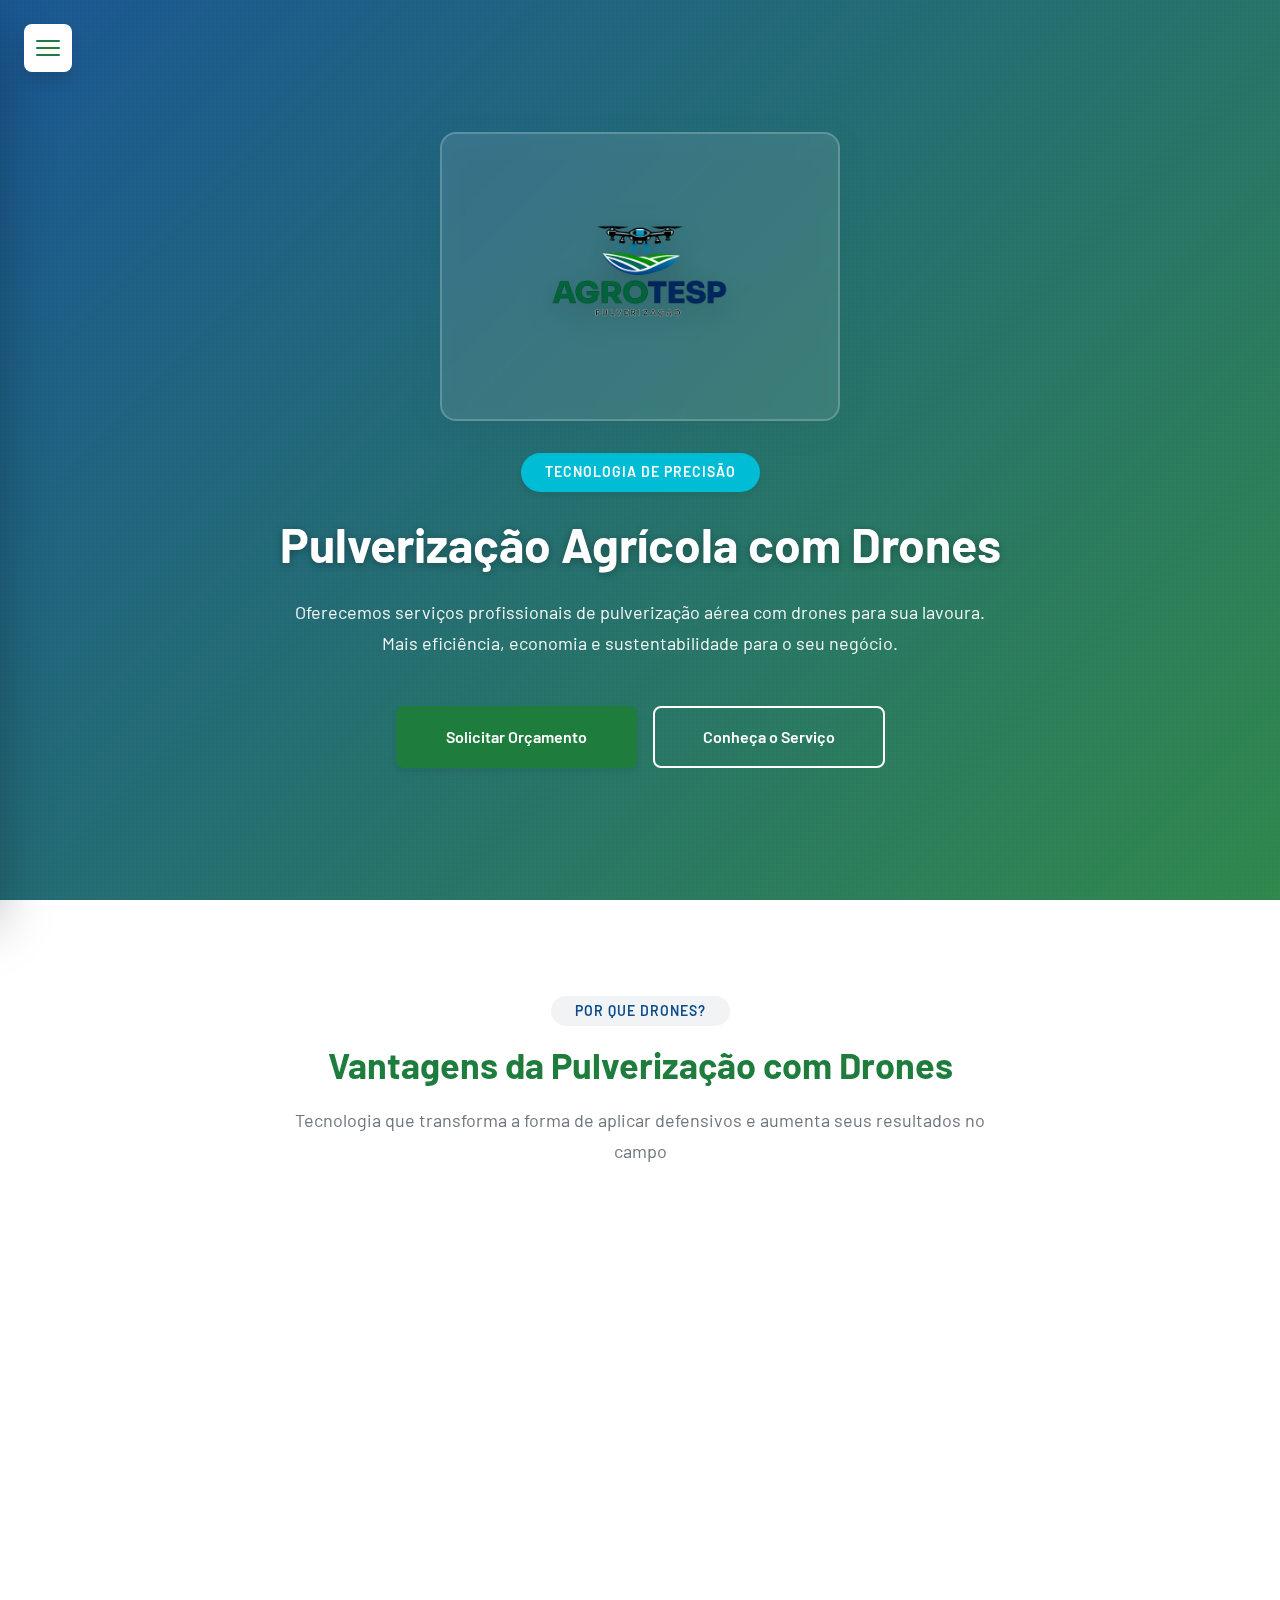
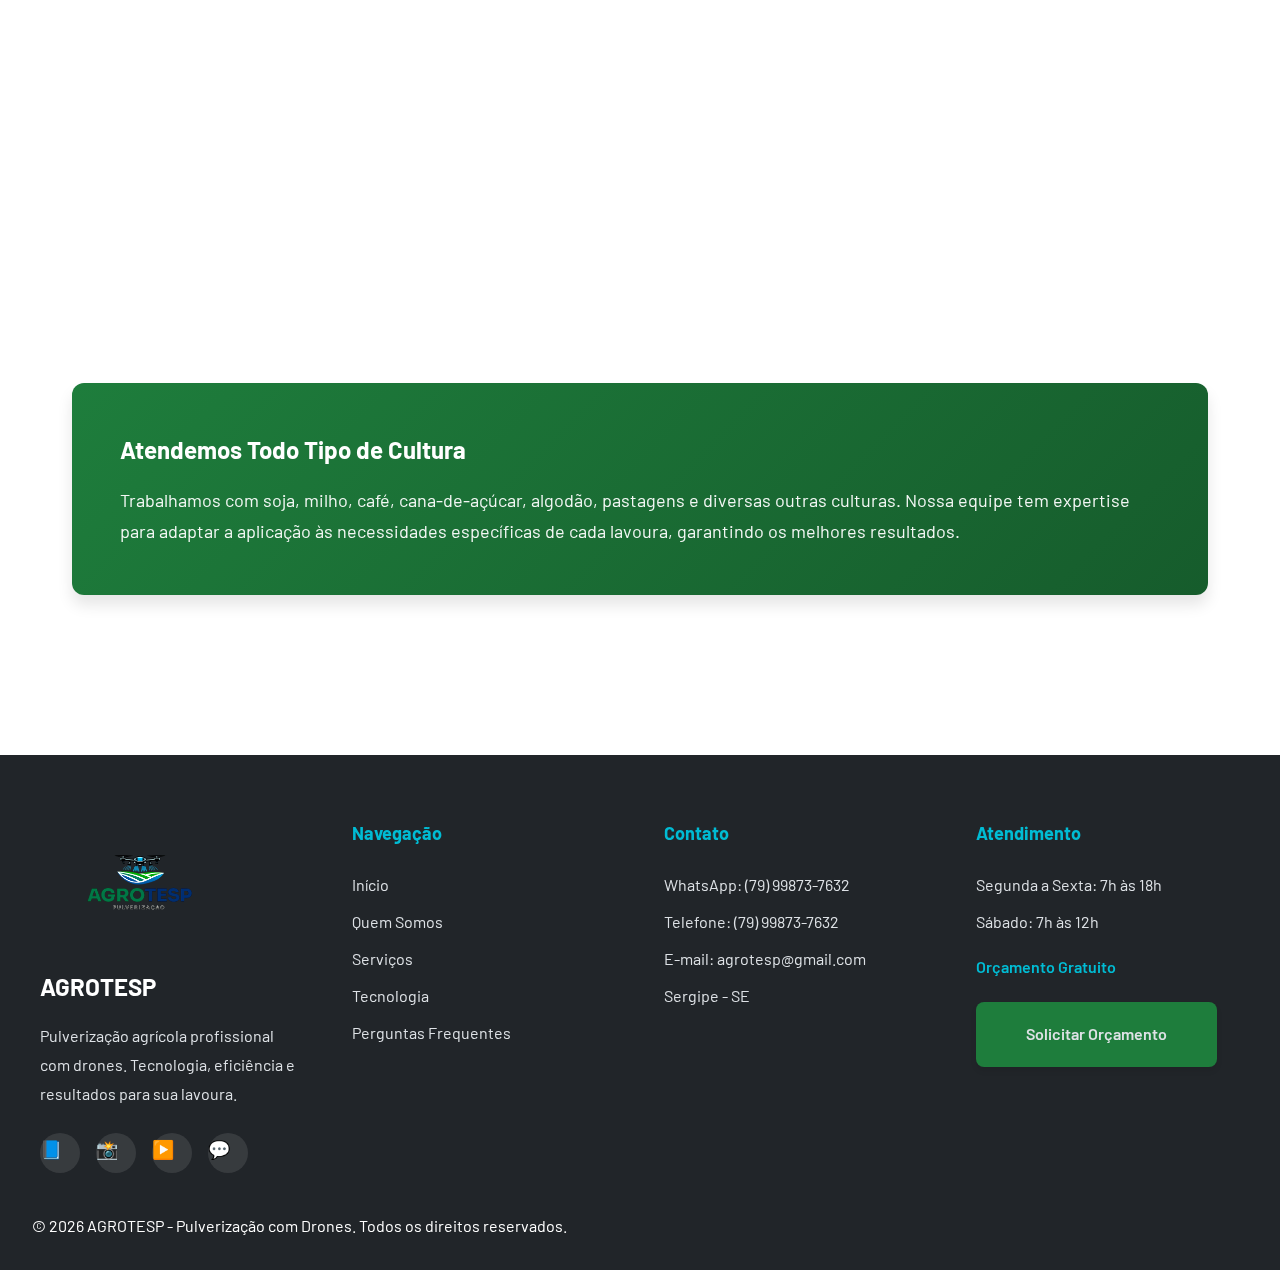
<file: index.html>
<!DOCTYPE html>
<html lang="pt-BR">
<head>
    <meta charset="UTF-8">
    <meta name="viewport" content="width=device-width, initial-scale=1.0">
    <title>AGROTESP - Pulverização com Drones Agrícolas</title>
    <link rel="stylesheet" href="style.css">
    <link href="https://fonts.googleapis.com/css2?family=Barlow:wght@400;500;600;700&family=IBM+Plex+Mono:wght@400;500&family=Crimson+Pro:wght@600;700&display=swap" rel="stylesheet">
</head>
<body>
    <!-- Navigation Toggle -->
    <button class="nav-toggle" id="navToggle">
        <span></span>
        <span></span>
        <span></span>
    </button>

    <!-- Side Navigation -->
    <nav class="side-nav" id="sideNav">
        <div class="nav-header">
            <div class="nav-logo">AGROTESP</div>
            <div class="nav-tagline">Pulverização com Drones</div>
        </div>
        <ul class="nav-menu">
            <li><a href="#" data-page="home" class="nav-link active">Início</a></li>
            <li><a href="#" data-page="quem-somos" class="nav-link">Quem Somos</a></li>
            <li><a href="#" data-page="servicos" class="nav-link">Nossos Serviços</a></li>
            <li><a href="#" data-page="tecnologia" class="nav-link">Tecnologia</a></li>
            <li><a href="#" data-page="faq" class="nav-link">Perguntas Frequentes</a></li>
            <li><a href="#" data-page="contato" class="nav-link">Contato</a></li>
        </ul>
    </nav>

    <!-- Overlay -->
    <div class="overlay" id="overlay"></div>

    <!-- HOME PAGE -->
    <div class="page active" id="home">
        <section class="hero">
            <div class="hero-pattern"></div>
            <div class="hero-content">
                <img src="logo.PNG" alt="AGROTESP Logo" class="hero-logo">
                <div class="hero-tag">Tecnologia de Precisão</div>
                <h1>Pulverização Agrícola com Drones</h1>
                <p class="hero-subtitle">Oferecemos serviços profissionais de pulverização aérea com drones para sua lavoura. Mais eficiência, economia e sustentabilidade para o seu negócio.</p>
                <div class="hero-buttons">
                    <a href="#" class="btn btn-primary" data-page="contato">Solicitar Orçamento</a>
                    <a href="#" class="btn btn-secondary" data-page="servicos">Conheça o Serviço</a>
                </div>
            </div>
        </section>

        <section class="content-section">
            <div class="section-header">
                <div class="section-tag">Por Que Drones?</div>
                <h2 class="section-title">Vantagens da Pulverização com Drones</h2>
                <p class="section-subtitle">Tecnologia que transforma a forma de aplicar defensivos e aumenta seus resultados no campo</p>
            </div>

            <div class="cards-grid">
                <div class="card">
                    <div class="card-icon">⚡</div>
                    <h3>Rapidez e Eficiência</h3>
                    <p>Aplicação 4x mais rápida que métodos manuais. Cobrimos grandes áreas em pouco tempo, otimizando sua operação.</p>
                </div>
                <div class="card">
                    <div class="card-icon">💰</div>
                    <h3>Economia Real</h3>
                    <p>Redução de até 90% no uso de água e 30% em defensivos. Menor custo operacional e máximo aproveitamento de insumos.</p>
                </div>
                <div class="card">
                    <div class="card-icon">🎯</div>
                    <h3>Precisão na Aplicação</h3>
                    <p>Tecnologia GPS RTK garante cobertura uniforme e aplicação exata onde é necessário, sem desperdício.</p>
                </div>
                <div class="card">
                    <div class="card-icon">🌱</div>
                    <h3>Proteção da Lavoura</h3>
                    <p>Zero compactação do solo e sem danos às plantas. Aplicação pode ser feita mesmo com alta umidade no campo.</p>
                </div>
                <div class="card">
                    <div class="card-icon">🛡️</div>
                    <h3>Segurança Total</h3>
                    <p>Operador não tem contato direto com produtos químicos. Menor risco de acidentes e exposição.</p>
                </div>
                <div class="card">
                    <div class="card-icon">🌍</div>
                    <h3>Sustentabilidade</h3>
                    <p>Menor consumo de recursos naturais, redução de deriva e aplicação consciente que respeita o meio ambiente.</p>
                </div>
            </div>

            <div class="info-box">
                <div class="info-box-content">
                    <h3>Atendemos Todo Tipo de Cultura</h3>
                    <p>Trabalhamos com soja, milho, café, cana-de-açúcar, algodão, pastagens e diversas outras culturas. Nossa equipe tem expertise para adaptar a aplicação às necessidades específicas de cada lavoura, garantindo os melhores resultados.</p>
                </div>
            </div>
        </section>
    </div>

    <!-- QUEM SOMOS PAGE -->
    <div class="page" id="quem-somos">
        <section class="content-section">
            <div class="section-header">
                <div class="section-tag">Nossa Empresa</div>
                <h2 class="section-title">Quem Somos</h2>
            </div>

            <div class="company-info">
                <img src="logo.PNG" alt="AGROTESP Logo" class="company-logo-img">
                <h3 class="company-name">AGROTESP PULVERIZAÇÃO</h3>
                <p class="company-description">
                    Somos uma empresa especializada em pulverização agrícola com drones, comprometida em oferecer tecnologia de ponta para produtores rurais que buscam eficiência, economia e resultados superiores em suas lavouras.
                </p>

                <div class="company-details">
                    <div class="detail-item">
                        <div class="detail-label">Atuação</div>
                        <div class="detail-value">Sealba</div>
                    </div>
                    <div class="detail-item">
                        <div class="detail-label">Especialidade</div>
                        <div class="detail-value">Pulverização Aérea</div>
                    </div>
                    <div class="detail-item">
                        <div class="detail-label">Experiência</div>
                        <div class="detail-value">Equipe Qualificada</div>
                    </div>
                </div>
            </div>

            <div class="service-detail">
                <h3>Nossa Missão</h3>
                <p>Proporcionar aos produtores rurais acesso à tecnologia mais moderna de pulverização agrícola, contribuindo para o aumento da produtividade, redução de custos e práticas sustentáveis no campo.</p>

                <h3 style="margin-top: 40px;">Nossos Valores</h3>
                <ul>
                    <li><strong>Compromisso com Resultados:</strong> Seu sucesso é nosso objetivo principal</li>
                    <li><strong>Qualidade e Precisão:</strong> Cada aplicação é executada com máximo cuidado técnico</li>
                    <li><strong>Transparência:</strong> Comunicação clara sobre processos, custos e resultados</li>
                    <li><strong>Segurança:</strong> Operações 100% dentro das normas e regulamentações</li>
                    <li><strong>Sustentabilidade:</strong> Uso consciente de recursos e respeito ao meio ambiente</li>
                </ul>
            </div>

            <div class="values-grid">
                <div class="value-item">
                    <div class="value-icon">🎓</div>
                    <h4>Equipe Qualificada</h4>
                    <p>Operadores certificados pela ANAC com treinamento contínuo em técnicas de pulverização e segurança operacional.</p>
                </div>
                <div class="value-item">
                    <div class="value-icon">🚁</div>
                    <h4>Equipamentos Modernos</h4>
                    <p>Drones profissionais de última geração, com manutenção rigorosa e tecnologia de precisão.</p>
                </div>
                <div class="value-item">
                    <div class="value-icon">📞</div>
                    <h4>Atendimento Personalizado</h4>
                    <p>Cada cliente recebe atenção especial, com soluções adaptadas às necessidades de sua propriedade.</p>
                </div>
            </div>

            <div class="info-box">
                <div class="info-box-content">
                    <h3>Conformidade e Legalização</h3>
                    <p>Operamos em total conformidade com as normas da ANAC (Agência Nacional de Aviação Civil), MAPA (Ministério da Agricultura) e DECEA (Departamento de Controle do Espaço Aéreo). Todos nossos equipamentos são homologados e nossa equipe é devidamente certificada.</p>
                </div>
            </div>
        </section>
    </div>

    <!-- SERVICOS PAGE -->
    <div class="page" id="servicos">
        <section class="content-section">
            <div class="section-header">
                <div class="section-tag">O Que Oferecemos</div>
                <h2 class="section-title">Nossos Serviços de Pulverização</h2>
                <p class="section-subtitle">Soluções completas para diferentes tipos de aplicação na sua lavoura</p>
            </div>

            <div class="service-detail">
                <h3>🚁 Pulverização Agrícola com Drones</h3>
                <p>Serviço principal da AGROTESP: aplicação aérea profissional de defensivos agrícolas, herbicidas, fungicidas, inseticidas e fertilizantes foliares utilizando drones de pulverização de alta performance.</p>
                
                <h4>Como Funciona o Serviço</h4>
                <ul>
                    <li><strong>1. Contato Inicial:</strong> Entre em contato conosco via WhatsApp, telefone ou formulário</li>
                    <li><strong>2. Análise da Área:</strong> Avaliamos o tamanho da área, tipo de cultura e necessidades</li>
                    <li><strong>3. Orçamento Personalizado:</strong> Enviamos proposta detalhada com valores e prazos</li>
                    <li><strong>4. Agendamento:</strong> Definimos a melhor data conforme condições climáticas</li>
                    <li><strong>5. Execução:</strong> Nossa equipe realiza a pulverização com máxima eficiência</li>
                    <li><strong>6. Relatório Final:</strong> Entregamos documentação completa da aplicação</li>
                </ul>

                <h4>Tipos de Aplicação que Realizamos</h4>
                <ul>
                    <li>Aplicação de herbicidas pré e pós-emergentes</li>
                    <li>Fungicidas para controle de doenças</li>
                    <li>Inseticidas para combate a pragas</li>
                    <li>Fertilizantes foliares e nutricionais</li>
                    <li>Dessecação pré-colheita</li>
                    <li>Aplicação de maturadores</li>
                </ul>

                <h4>Culturas Atendidas</h4>
                <ul>
                    <li>Soja e outras leguminosas</li>
                    <li>Milho e sorgo</li>
                    <li>Café (arábica e robusta)</li>
                    <li>Cana-de-açúcar</li>
                    <li>Algodão</li>
                    <li>Pastagens e forrageiras</li>
                    <li>Hortaliças e outras culturas (consulte-nos)</li>
                </ul>
            </div>

            <div class="service-detail">
                <h3>📊 Vantagens Técnicas da Nossa Aplicação</h3>
                
                <h4>Especificações Operacionais</h4>
                <ul>
                    <li><strong>Capacidade de cobertura:</strong> 80 a 100 hectares por dia</li>
                    <li><strong>Largura de faixa:</strong> 4 a 7 metros por passada</li>
                    <li><strong>Altura de voo:</strong> 2 a 4 metros acima da cultura</li>
                    <li><strong>Velocidade:</strong> 4 a 7 m/s (ajustável conforme necessidade)</li>
                    <li><strong>Volume de calda:</strong> 5 a 15 litros por hectare</li>
                    <li><strong>Tamanho de gota:</strong> 150 a 300 micrômetros (controlável)</li>
                </ul>

                <h4>Diferenciais da Nossa Tecnologia</h4>
                <ul>
                    <li><strong>GPS RTK:</strong> Precisão de 2-5 cm para cobertura perfeita</li>
                    <li><strong>Bicos inteligentes:</strong> Ajuste automático de vazão</li>
                    <li><strong>Sistema anti-deriva:</strong> Aplicação próxima ao alvo</li>
                    <li><strong>Voo automatizado:</strong> Rotas pré-programadas com sobreposição zero</li>
                    <li><strong>Monitoramento em tempo real:</strong> Acompanhamento de toda operação</li>
                </ul>
            </div>

            <div class="info-box">
                <div class="info-box-content">
                    <h3>Por Que Escolher a AGROTESP?</h3>
                    <p><strong>Experiência Comprovada:</strong> Equipe treinada com centenas de hectares pulverizados | <strong>Equipamentos Premium:</strong> Drones profissionais de última geração | <strong>Atendimento Ágil:</strong> Resposta rápida e flexibilidade de agenda | <strong>Preço Competitivo:</strong> Melhor custo-benefício da região | <strong>Suporte Completo:</strong> Orientação técnica antes, durante e depois da aplicação</p>
                </div>
            </div>
        </section>
    </div>

    <!-- TECNOLOGIA PAGE -->
    <div class="page" id="tecnologia">
        <section class="content-section">
            <div class="section-header">
                <div class="section-tag">Nossos Equipamentos</div>
                <h2 class="section-title">Tecnologia de Ponta</h2>
                <p class="section-subtitle">Trabalhamos com os melhores drones e sistemas de pulverização do mercado</p>
            </div>

            <div class="tech-specs">
                <div class="spec-item">
                    <div class="spec-label">Capacidade do Tanque</div>
                    <div class="spec-value">40 litros</div>
                </div>
                <div class="spec-item">
                    <div class="spec-label">Autonomia de Voo</div>
                    <div class="spec-value">7-10 min</div>
                </div>
                <div class="spec-item">
                    <div class="spec-label">Precisão GPS</div>
                    <div class="spec-value">± 2-5 cm</div>
                </div>
                <div class="spec-item">
                    <div class="spec-label">Largura Efetiva</div>
                    <div class="spec-value">4-7 metros</div>
                </div>
            </div>

            <div class="service-detail">
                <h3>Nossos Drones de Pulverização</h3>
                <p>Utilizamos drones agrícolas profissionais específicos para pulverização, equipados com:</p>
                <ul>
                    <li><strong>Sistema de pulverização de alta precisão</strong> com bicos atomizadores ajustáveis</li>
                    <li><strong>Tanque de alta capacidade</strong> em material resistente a produtos químicos</li>
                    <li><strong>Bomba peristáltica</strong> para controle preciso da vazão</li>
                    <li><strong>Sensores de fluxo</strong> que garantem aplicação uniforme</li>
                    <li><strong>Sistema de downwash</strong> que empurra a calda até a base da planta</li>
                </ul>

                <h3 style="margin-top: 40px;">Tecnologia de Navegação</h3>
                <ul>
                    <li><strong>GPS RTK (Real Time Kinematic):</strong> Precisão centimétrica em tempo real</li>
                    <li><strong>Planejamento automático de rotas:</strong> Software calcula a melhor trajetória</li>
                    <li><strong>Sensores de obstáculos:</strong> Radar e visão computacional para segurança</li>
                    <li><strong>Retorno automático (RTH):</strong> Drone volta sozinho em caso de necessidade</li>
                    <li><strong>Telemetria completa:</strong> Monitoramento de bateria, velocidade, altura e mais</li>
                </ul>

                <h3 style="margin-top: 40px;">Controle de Qualidade</h3>
                <ul>
                    <li>Calibração dos bicos antes de cada operação</li>
                    <li>Teste de vazão e uniformidade de distribuição</li>
                    <li>Verificação das condições climáticas (vento, temperatura, umidade)</li>
                    <li>Registro completo de dados da aplicação</li>
                    <li>Manutenção preventiva rigorosa dos equipamentos</li>
                </ul>
            </div>

            <div class="cards-grid">
                <div class="card">
                    <div class="card-icon">🛡️</div>
                    <h3>Segurança Operacional</h3>
                    <p>Todos os procedimentos seguem protocolos de segurança rigorosos. Operações apenas com condições climáticas favoráveis.</p>
                </div>
                <div class="card">
                    <div class="card-icon">📋</div>
                    <h3>Documentação Completa</h3>
                    <p>Fornecemos relatório detalhado de cada aplicação: área coberta, produto aplicado, condições climáticas e dosagem.</p>
                </div>
                <div class="card">
                    <div class="card-icon">⚙️</div>
                    <h3>Manutenção Preventiva</h3>
                    <p>Nossa frota passa por manutenção regular e inspeções antes de cada operação para garantir máxima confiabilidade.</p>
                </div>
            </div>
        </section>
    </div>

    <!-- FAQ PAGE -->
    <div class="page" id="faq">
        <section class="content-section">
            <div class="section-header">
                <div class="section-tag">Tire Suas Dúvidas</div>
                <h2 class="section-title">Perguntas Frequentes</h2>
                <p class="section-subtitle">Respostas para as principais questões sobre pulverização com drones</p>
            </div>

            <div class="faq-container">
                <div class="faq-item">
                    <div class="faq-question">
                        <h3>Quanto custa o serviço de pulverização com drone?</h3>
                        <span class="faq-icon">+</span>
                    </div>
                    <div class="faq-answer">
                        <p>O valor varia conforme o tamanho da área, tipo de cultura, produto a ser aplicado e localização da propriedade. Em média, o custo fica entre R$ 40 e R$ 80 por hectare. Entre em contato conosco para receber um orçamento personalizado sem compromisso!</p>
                    </div>
                </div>

                <div class="faq-item">
                    <div class="faq-question">
                        <h3>Qual o tamanho mínimo de área para atendimento?</h3>
                        <span class="faq-icon">+</span>
                    </div>
                    <div class="faq-answer">
                        <p>Atendemos áreas a partir de 10 hectares. Para áreas menores, consulte-nos para avaliarmos a viabilidade técnica e econômica do serviço.</p>
                    </div>
                </div>

                <div class="faq-item">
                    <div class="faq-question">
                        <h3>O drone funciona em qualquer condição climática?</h3>
                        <span class="faq-icon">+</span>
                    </div>
                    <div class="faq-answer">
                        <p>Não. Para garantir eficiência e segurança, só operamos com condições favoráveis: vento abaixo de 15 km/h, sem chuva, temperatura adequada e umidade relativa do ar acima de 55%. Essas condições garantem melhor penetração do produto e menor deriva.</p>
                    </div>
                </div>

                <div class="faq-item">
                    <div class="faq-question">
                        <h3>Preciso fornecer o produto ou vocês levam?</h3>
                        <span class="faq-icon">+</span>
                    </div>
                    <div class="faq-answer">
                        <p>Normalmente o cliente fornece o produto (defensivo, fertilizante, etc.) conforme recomendação do seu agrônomo. Nós realizamos apenas a aplicação. Podemos orientar sobre a dosagem adequada para pulverização com drone.</p>
                    </div>
                </div>

                <div class="faq-item">
                    <div class="faq-question">
                        <h3>Quanto tempo leva para pulverizar minha área?</h3>
                        <span class="faq-icon">+</span>
                    </div>
                    <div class="faq-answer">
                        <p>Dependendo das condições, conseguimos pulverizar entre 80 e 100 hectares por dia. Uma área de 100 hectares, por exemplo, pode ser concluída em 1 a 2 dias de operação.</p>
                    </div>
                </div>

                <div class="faq-item">
                    <div class="faq-question">
                        <h3>O drone realmente economiza produto?</h3>
                        <span class="faq-icon">+</span>
                    </div>
                    <div class="faq-answer">
                        <p>Sim! A pulverização com drone utiliza volume de calda muito menor (5-15 litros/ha contra 100-200 litros/ha em métodos tradicionais), o que representa economia de até 90% em água e até 30% em defensivos, mantendo ou até melhorando a eficácia.</p>
                    </div>
                </div>

                <div class="faq-item">
                    <div class="faq-question">
                        <h3>É seguro para o operador?</h3>
                        <span class="faq-icon">+</span>
                    </div>
                    <div class="faq-answer">
                        <p>Muito mais seguro! O piloto opera o drone a distância, sem contato direto com os produtos químicos. Isso reduz drasticamente os riscos de intoxicação e acidentes relacionados à exposição.</p>
                    </div>
                </div>

                <div class="faq-item">
                    <div class="faq-question">
                        <h3>Vocês atendem em qual região?</h3>
                        <span class="faq-icon">+</span>
                    </div>
                    <div class="faq-answer">
                        <p>Atuamos principalmente na região de Sergipe e arredores. Para localizações mais distantes, consulte-nos para verificarmos a viabilidade de deslocamento.</p>
                    </div>
                </div>

                <div class="faq-item">
                    <div class="faq-question">
                        <h3>Como faço para contratar o serviço?</h3>
                        <span class="faq-icon">+</span>
                    </div>
                    <div class="faq-answer">
                        <p>É muito simples! Entre em contato conosco via WhatsApp, telefone ou pelo formulário no site. Informe o tamanho da área, tipo de cultura e localização. Faremos uma avaliação e enviaremos um orçamento personalizado em até 24 horas.</p>
                    </div>
                </div>

                <div class="faq-item">
                    <div class="faq-question">
                        <h3>O serviço tem garantia?</h3>
                        <span class="faq-icon">+</span>
                    </div>
                    <div class="faq-answer">
                        <p>Garantimos a qualidade da aplicação seguindo todas as boas práticas agronômicas. Fornecemos relatório completo da operação. A eficácia do produto depende do produto escolhido, dosagem e momento de aplicação (responsabilidade do agrônomo).</p>
                    </div>
                </div>
            </div>

            <div class="info-box">
                <div class="info-box-content">
                    <h3>Ainda tem dúvidas?</h3>
                    <p>Nossa equipe está pronta para esclarecer qualquer questão! Entre em contato conosco pelo WhatsApp, telefone ou e-mail. Teremos prazer em ajudar você a entender como a pulverização com drone pode beneficiar sua propriedade.</p>
                </div>
            </div>
        </section>
    </div>

    <!-- CONTATO PAGE -->
    <div class="page" id="contato">
        <section class="content-section">
            <div class="section-header">
                <div class="section-tag">Fale Conosco</div>
                <h2 class="section-title">Entre em Contato</h2>
                <p class="section-subtitle">Estamos prontos para atender você e levar tecnologia para sua lavoura</p>
            </div>

            <div class="contact-grid">
                <div class="contact-info">
                    <div class="contact-card">
                        <div class="contact-icon">📱</div>
                        <h3>WhatsApp</h3>
                        <p class="contact-value">(79) 99873-7632</p>
                        <p class="contact-description">Atendimento rápido e direto</p>
                        <a href="https://wa.me/5579998737632" target="_blank" class="btn btn-primary" style="margin-top: 16px;">Chamar no WhatsApp</a>
                    </div>

                    <div class="contact-card">
                        <div class="contact-icon">📞</div>
                        <h3>Telefone</h3>
                        <p class="contact-value">(79) 99873-7632</p>
                        <p class="contact-description">Ligação direta</p>
                    </div>

                    <div class="contact-card">
                        <div class="contact-icon">✉️</div>
                        <h3>E-mail</h3>
                        <p class="contact-value">contato@agrotesp.com.br</p>
                        <p class="contact-description">Envie sua mensagem</p>
                    </div>

                    <div class="contact-card">
                        <div class="contact-icon">📍</div>
                        <h3>Localização</h3>
                        <p class="contact-value">Sergipe - SE</p>
                        <p class="contact-description">Atendemos diversas regiões</p>
                    </div>
                </div>

                <div class="contact-form-container">
                    <h3 style="margin-bottom: 24px; color: var(--primary);">Solicite um Orçamento</h3>
                    <form id="contactForm">
                        <div class="form-group">
                            <label class="form-label">Nome Completo *</label>
                            <input type="text" class="form-input" required placeholder="Seu nome">
                        </div>

                        <div class="form-group">
                            <label class="form-label">WhatsApp / Telefone *</label>
                            <input type="tel" class="form-input" required placeholder="(00) 00000-0000">
                        </div>

                        <div class="form-group">
                            <label class="form-label">E-mail</label>
                            <input type="email" class="form-input" placeholder="seu@email.com">
                        </div>

                        <div class="form-group">
                            <label class="form-label">Cidade / Propriedade *</label>
                            <input type="text" class="form-input" required placeholder="Cidade ou nome da fazenda">
                        </div>

                        <div class="form-group">
                            <label class="form-label">Tamanho da Área (hectares) *</label>
                            <input type="number" class="form-input" required placeholder="Ex: 50">
                        </div>

                        <div class="form-group">
                            <label class="form-label">Tipo de Cultura *</label>
                            <select class="form-select" required>
                                <option value="">Selecione</option>
                                <option>Soja</option>
                                <option>Milho</option>
                                <option>Café</option>
                                <option>Cana-de-açúcar</option>
                                <option>Algodão</option>
                                <option>Pastagem</option>
                                <option>Outra</option>
                            </select>
                        </div>

                        <div class="form-group">
                            <label class="form-label">Mensagem</label>
                            <textarea class="form-textarea" placeholder="Conte-nos mais sobre sua necessidade..."></textarea>
                        </div>

                        <button type="submit" class="btn btn-primary btn-submit">Enviar Solicitação</button>
                    </form>
                </div>
            </div>

            <div class="info-box" style="margin-top: 60px;">
                <div class="info-box-content">
                    <h3>Horário de Atendimento</h3>
                    <p><strong>Segunda a Sexta:</strong> 7h às 18h<br>
                    <strong>Sábado:</strong> 7h às 12h<br>
                    <strong>Domingo e Feriados:</strong> WhatsApp para emergências</p>
                    <p style="margin-top: 20px;">Respondemos todas as solicitações em até 24 horas. Para atendimento urgente, contate-nos via WhatsApp!</p>
                </div>
            </div>
        </section>
    </div>

    <!-- FOOTER -->
    <footer>
        <div class="footer-content">
            <div class="footer-section">
                <img src="logo.PNG" alt="AGROTESP Logo" class="footer-logo-img">
                <div class="footer-logo">AGROTESP</div>
                <p>Pulverização agrícola profissional com drones. Tecnologia, eficiência e resultados para sua lavoura.</p>
                <div class="social-links">
                    <a href="#" class="social-link" title="Facebook">📘</a>
                    <a href="#" class="social-link" title="Instagram">📸</a>
                    <a href="#" class="social-link" title="YouTube">▶️</a>
                    <a href="#" class="social-link" title="WhatsApp">💬</a>
                </div>
            </div>

            <div class="footer-section">
                <h4>Navegação</h4>
                <a href="#" data-page="home">Início</a>
                <a href="#" data-page="quem-somos">Quem Somos</a>
                <a href="#" data-page="servicos">Serviços</a>
                <a href="#" data-page="tecnologia">Tecnologia</a>
                <a href="#" data-page="faq">Perguntas Frequentes</a>
            </div>

            <div class="footer-section">
                <h4>Contato</h4>
                <p>WhatsApp: (79) 99873-7632</p>
                <p>Telefone: (79) 99873-7632</p>
                <p>E-mail: agrotesp@gmail.com</p>
                <p>Sergipe - SE</p>
            </div>

            <div class="footer-section">
                <h4>Atendimento</h4>
                <p>Segunda a Sexta: 7h às 18h</p>
                <p>Sábado: 7h às 12h</p>
                <p style="margin-top: 16px; color: var(--accent); font-weight: 600;">Orçamento Gratuito</p>
                <a href="#" data-page="contato" class="btn btn-primary" style="margin-top: 12px; display: inline-block;">Solicitar Orçamento</a>
            </div>
        </div>

        <div class="footer-bottom">
            <p>&copy; 2026 AGROTESP - Pulverização com Drones. Todos os direitos reservados.</p>
        </div>
    </footer>

    <script src="script.js"></script>
</body>
</html>
</file>
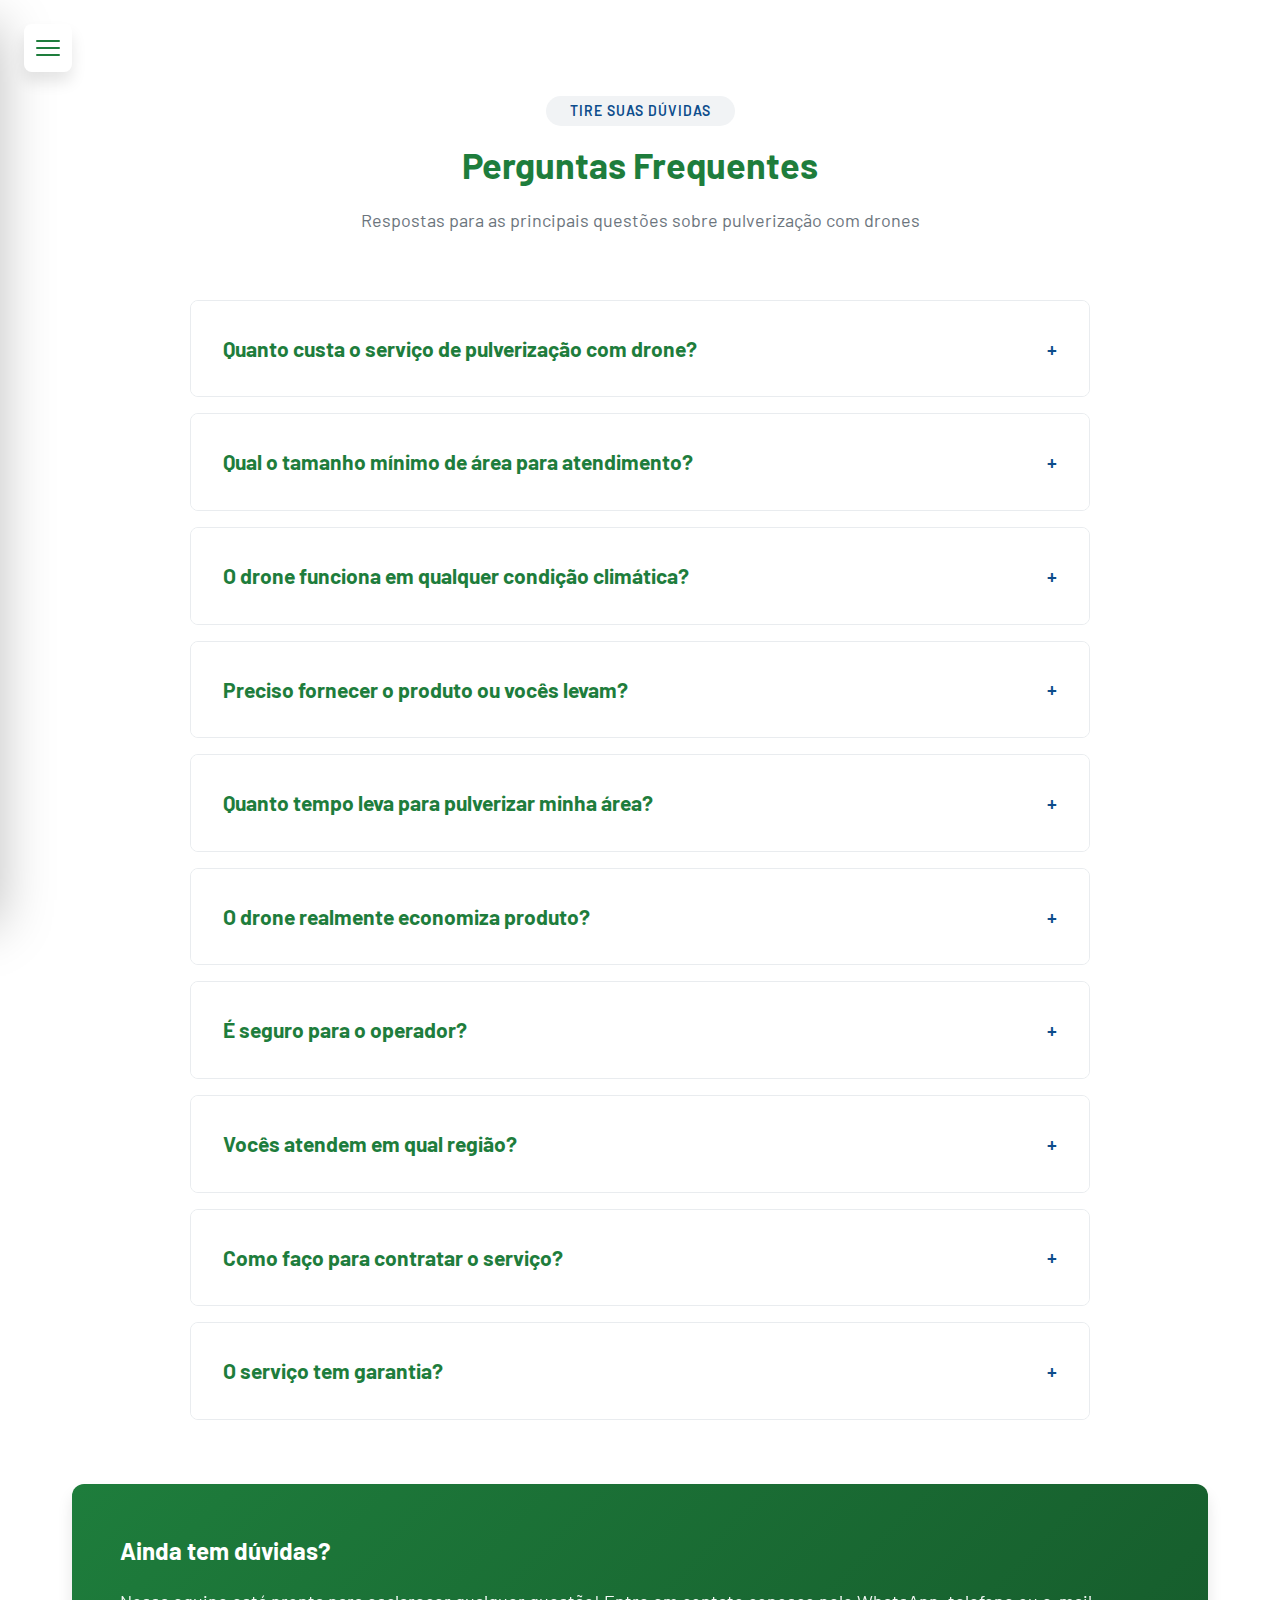
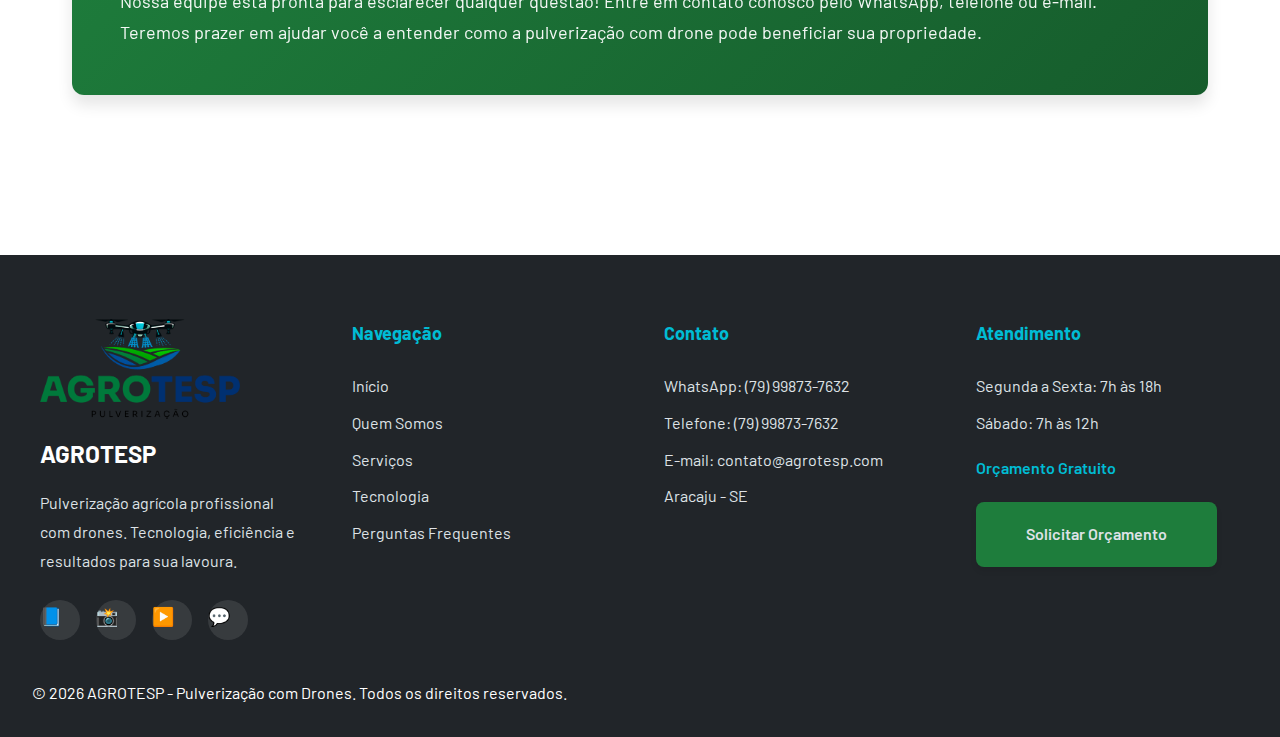
<file: faq.html>
<!DOCTYPE html>
<html lang="pt-BR">
<head>
    <meta charset="UTF-8">
    <meta name="viewport" content="width=device-width, initial-scale=1.0">
    <title>Perguntas Frequentes - AGROTESP</title>
    <link rel="stylesheet" href="style.css">
    <link href="https://fonts.googleapis.com/css2?family=Barlow:wght@400;500;600;700&family=IBM+Plex+Mono:wght@400;500&family=Crimson+Pro:wght@600;700&display=swap" rel="stylesheet">
</head>
<body>
    <!-- Navigation Toggle -->
    <button class="nav-toggle" id="navToggle">
        <span></span>
        <span></span>
        <span></span>
    </button>

    <!-- Side Navigation -->
    <nav class="side-nav" id="sideNav">
        <div class="nav-header">
            <div class="nav-logo">AGROTESP</div>
            <div class="nav-tagline">Pulverização com Drones</div>
        </div>
        <ul class="nav-menu">
            <li><a href="index.html" class="nav-link">Início</a></li>
            <li><a href="quem-somos.html" class="nav-link">Quem Somos</a></li>
            <li><a href="servicos.html" class="nav-link">Nossos Serviços</a></li>
            <li><a href="tecnologia.html" class="nav-link">Tecnologia</a></li>
            <li><a href="faq.html" class="nav-link active">Perguntas Frequentes</a></li>
            <li><a href="contato.html" class="nav-link">Contato</a></li>
        </ul>
    </nav>

    <!-- Overlay -->
    <div class="overlay" id="overlay"></div>

    <!-- FAQ PAGE -->
    <div class="page active">
        <section class="content-section">
            <div class="section-header">
                <div class="section-tag">Tire Suas Dúvidas</div>
                <h2 class="section-title">Perguntas Frequentes</h2>
                <p class="section-subtitle">Respostas para as principais questões sobre pulverização com drones</p>
            </div>

            <div class="faq-container">
                <div class="faq-item">
                    <div class="faq-question">
                        <h3>Quanto custa o serviço de pulverização com drone?</h3>
                        <span class="faq-icon">+</span>
                    </div>
                    <div class="faq-answer">
                        <p>O valor varia conforme o tamanho da área, tipo de cultura, produto a ser aplicado e localização da propriedade. Em média, o custo fica entre R$ 90 e R$ 140 por hectare. Entre em contato conosco para receber um orçamento personalizado sem compromisso!</p>
                    </div>
                </div>

                <div class="faq-item">
                    <div class="faq-question">
                        <h3>Qual o tamanho mínimo de área para atendimento?</h3>
                        <span class="faq-icon">+</span>
                    </div>
                    <div class="faq-answer">
                        <p>Atendemos áreas a partir de 10 hectares. Para áreas menores, consulte-nos para avaliarmos a viabilidade técnica e econômica do serviço.</p>
                    </div>
                </div>

                <div class="faq-item">
                    <div class="faq-question">
                        <h3>O drone funciona em qualquer condição climática?</h3>
                        <span class="faq-icon">+</span>
                    </div>
                    <div class="faq-answer">
                        <p>Não. Para garantir eficiência e segurança, só operamos com condições favoráveis: vento abaixo de 15 km/h, sem chuva, temperatura adequada e umidade relativa do ar acima de 55%. Essas condições garantem melhor penetração do produto e menor deriva.</p>
                    </div>
                </div>

                <div class="faq-item">
                    <div class="faq-question">
                        <h3>Preciso fornecer o produto ou vocês levam?</h3>
                        <span class="faq-icon">+</span>
                    </div>
                    <div class="faq-answer">
                        <p>Normalmente o cliente fornece o produto (defensivo, fertilizante, etc.) conforme recomendação do seu agrônomo. Nós realizamos apenas a aplicação. Podemos orientar sobre a dosagem adequada para pulverização com drone.</p>
                    </div>
                </div>

                <div class="faq-item">
                    <div class="faq-question">
                        <h3>Quanto tempo leva para pulverizar minha área?</h3>
                        <span class="faq-icon">+</span>
                    </div>
                    <div class="faq-answer">
                        <p>Dependendo das condições, conseguimos pulverizar entre 80 e 100 hectares por dia. Uma área de 100 hectares, por exemplo, pode ser concluída em 1 a 2 dias de operação.</p>
                    </div>
                </div>

                <div class="faq-item">
                    <div class="faq-question">
                        <h3>O drone realmente economiza produto?</h3>
                        <span class="faq-icon">+</span>
                    </div>
                    <div class="faq-answer">
                        <p>Sim! A pulverização com drone utiliza volume de calda muito menor (5-15 litros/ha contra 100-200 litros/ha em métodos tradicionais), o que representa economia de até 90% em água e até 30% em defensivos, mantendo ou até melhorando a eficácia.</p>
                    </div>
                </div>

                <div class="faq-item">
                    <div class="faq-question">
                        <h3>É seguro para o operador?</h3>
                        <span class="faq-icon">+</span>
                    </div>
                    <div class="faq-answer">
                        <p>Muito mais seguro! O piloto opera o drone a distância, sem contato direto com os produtos químicos. Isso reduz drasticamente os riscos de intoxicação e acidentes relacionados à exposição.</p>
                    </div>
                </div>

                <div class="faq-item">
                    <div class="faq-question">
                        <h3>Vocês atendem em qual região?</h3>
                        <span class="faq-icon">+</span>
                    </div>
                    <div class="faq-answer">
                        <p>Atuamos principalmente na região de Sergipe e arredores. Para localizações mais distantes, consulte-nos para verificarmos a viabilidade de deslocamento.</p>
                    </div>
                </div>

                <div class="faq-item">
                    <div class="faq-question">
                        <h3>Como faço para contratar o serviço?</h3>
                        <span class="faq-icon">+</span>
                    </div>
                    <div class="faq-answer">
                        <p>É muito simples! Entre em contato conosco via WhatsApp, telefone ou pelo formulário no site. Informe o tamanho da área, tipo de cultura e localização. Faremos uma avaliação e enviaremos um orçamento personalizado em até 24 horas.</p>
                    </div>
                </div>

                <div class="faq-item">
                    <div class="faq-question">
                        <h3>O serviço tem garantia?</h3>
                        <span class="faq-icon">+</span>
                    </div>
                    <div class="faq-answer">
                        <p>Garantimos a qualidade da aplicação seguindo todas as boas práticas agronômicas. Fornecemos relatório completo da operação. A eficácia do produto depende do produto escolhido, dosagem e momento de aplicação (responsabilidade do agrônomo).</p>
                    </div>
                </div>
            </div>

            <div class="info-box">
                <div class="info-box-content">
                    <h3>Ainda tem dúvidas?</h3>
                    <p>Nossa equipe está pronta para esclarecer qualquer questão! Entre em contato conosco pelo WhatsApp, telefone ou e-mail. Teremos prazer em ajudar você a entender como a pulverização com drone pode beneficiar sua propriedade.</p>
                </div>
            </div>
        </section>
    </div>

    <!-- FOOTER -->
    <footer>
        <div class="footer-content">
            <div class="footer-section">
                <img src="AGROTESP.png" alt="AGROTESP Logo" class="footer-logo-img">
                <div class="footer-logo">AGROTESP</div>
                <p>Pulverização agrícola profissional com drones. Tecnologia, eficiência e resultados para sua lavoura.</p>
                <div class="social-links">
                    <a href="#" class="social-link" title="Facebook">📘</a>
                    <a href="#" class="social-link" title="Instagram">📸</a>
                    <a href="#" class="social-link" title="YouTube">▶️</a>
                    <a href="#" class="social-link" title="WhatsApp">💬</a>
                </div>
            </div>

            <div class="footer-section">
                <h4>Navegação</h4>
                <a href="index.html">Início</a>
                <a href="quem-somos.html">Quem Somos</a>
                <a href="servicos.html">Serviços</a>
                <a href="tecnologia.html">Tecnologia</a>
                <a href="faq.html">Perguntas Frequentes</a>
            </div>

            <div class="footer-section">
                <h4>Contato</h4>
                <p>WhatsApp: (79) 99873-7632</p>
                <p>Telefone: (79) 99873-7632</p>
                <p>E-mail: contato@agrotesp.com</p>
                <p>Aracaju - SE</p>
            </div>

            <div class="footer-section">
                <h4>Atendimento</h4>
                <p>Segunda a Sexta: 7h às 18h</p>
                <p>Sábado: 7h às 12h</p>
                <p style="margin-top: 16px; color: var(--accent); font-weight: 600;">Orçamento Gratuito</p>
                <a href="contato.html" class="btn btn-primary" style="margin-top: 12px; display: inline-block;">Solicitar Orçamento</a>
            </div>
        </div>

        <div class="footer-bottom">
            <p>&copy; 2026 AGROTESP - Pulverização com Drones. Todos os direitos reservados.</p>
        </div>
    </footer>

    <script src="script.js"></script>
</body>
</html>
</file>
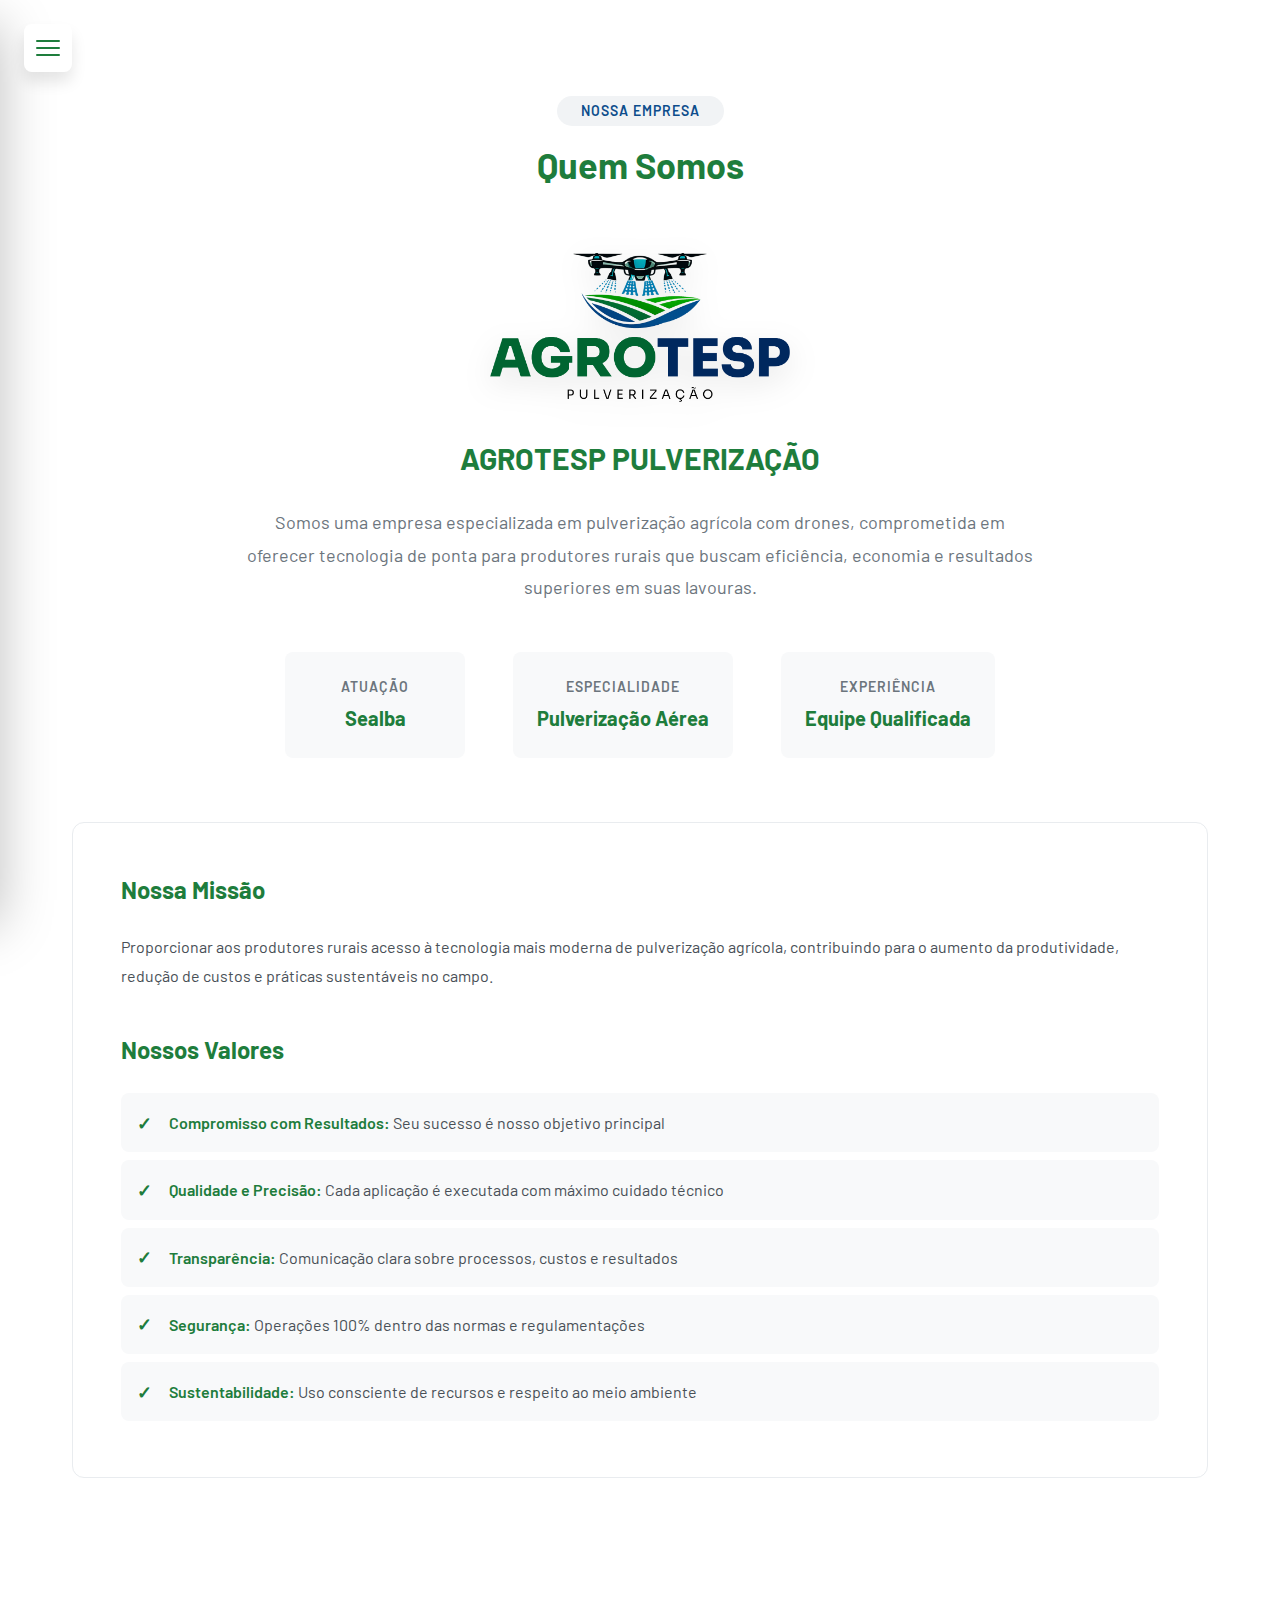
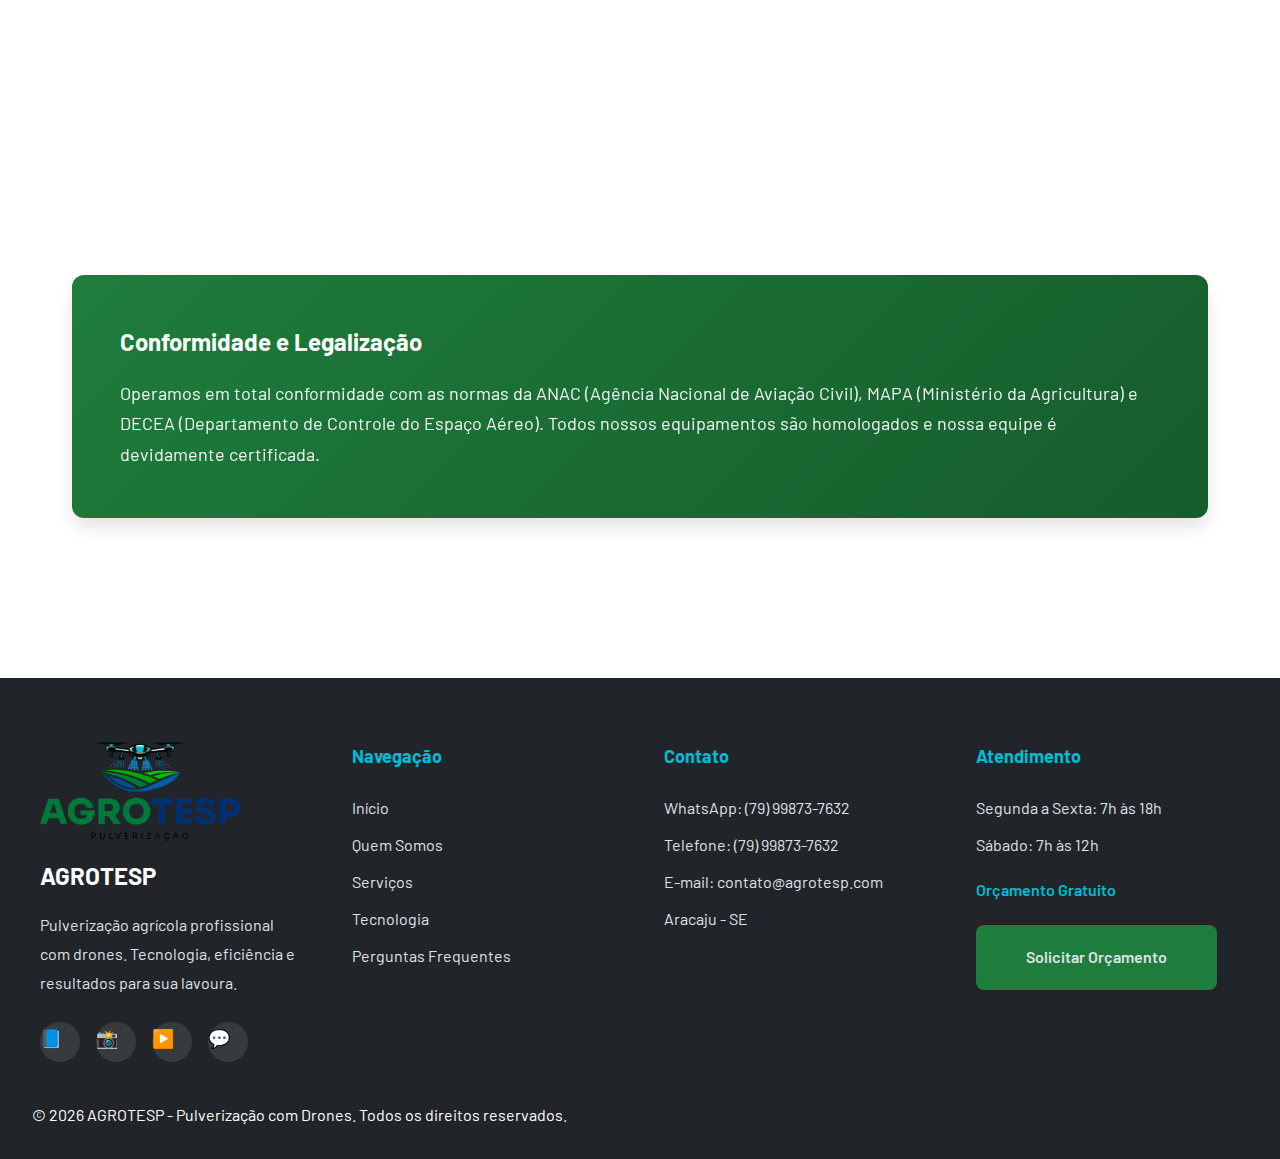
<file: quem-somos.html>
<!DOCTYPE html>
<html lang="pt-BR">
<head>
    <meta charset="UTF-8">
    <meta name="viewport" content="width=device-width, initial-scale=1.0">
    <title>Quem Somos - AGROTESP</title>
    <link rel="stylesheet" href="style.css">
    <link href="https://fonts.googleapis.com/css2?family=Barlow:wght@400;500;600;700&family=IBM+Plex+Mono:wght@400;500&family=Crimson+Pro:wght@600;700&display=swap" rel="stylesheet">
</head>
<body>
    <!-- Navigation Toggle -->
    <button class="nav-toggle" id="navToggle">
        <span></span>
        <span></span>
        <span></span>
    </button>

    <!-- Side Navigation -->
    <nav class="side-nav" id="sideNav">
        <div class="nav-header">
            <div class="nav-logo">AGROTESP</div>
            <div class="nav-tagline">Pulverização com Drones</div>
        </div>
        <ul class="nav-menu">
            <li><a href="index.html" class="nav-link">Início</a></li>
            <li><a href="quem-somos.html" class="nav-link active">Quem Somos</a></li>
            <li><a href="servicos.html" class="nav-link">Nossos Serviços</a></li>
            <li><a href="tecnologia.html" class="nav-link">Tecnologia</a></li>
            <li><a href="faq.html" class="nav-link">Perguntas Frequentes</a></li>
            <li><a href="contato.html" class="nav-link">Contato</a></li>
        </ul>
    </nav>

    <!-- Overlay -->
    <div class="overlay" id="overlay"></div>

    <!-- QUEM SOMOS PAGE -->
    <div class="page active">
        <section class="content-section">
            <div class="section-header">
                <div class="section-tag">Nossa Empresa</div>
                <h2 class="section-title">Quem Somos</h2>
            </div>

            <div class="company-info">
                <img src="AGROTESP.png" alt="AGROTESP Logo" class="company-logo-img">
                <h3 class="company-name">AGROTESP PULVERIZAÇÃO</h3>
                <p class="company-description">
                    Somos uma empresa especializada em pulverização agrícola com drones, comprometida em oferecer tecnologia de ponta para produtores rurais que buscam eficiência, economia e resultados superiores em suas lavouras.
                </p>

                <div class="company-details">
                    <div class="detail-item">
                        <div class="detail-label">Atuação</div>
                        <div class="detail-value">Sealba</div>
                    </div>
                    <div class="detail-item">
                        <div class="detail-label">Especialidade</div>
                        <div class="detail-value">Pulverização Aérea</div>
                    </div>
                    <div class="detail-item">
                        <div class="detail-label">Experiência</div>
                        <div class="detail-value">Equipe Qualificada</div>
                    </div>
                </div>
            </div>

            <div class="service-detail">
                <h3>Nossa Missão</h3>
                <p>Proporcionar aos produtores rurais acesso à tecnologia mais moderna de pulverização agrícola, contribuindo para o aumento da produtividade, redução de custos e práticas sustentáveis no campo.</p>

                <h3 style="margin-top: 40px;">Nossos Valores</h3>
                <ul>
                    <li><strong>Compromisso com Resultados:</strong> Seu sucesso é nosso objetivo principal</li>
                    <li><strong>Qualidade e Precisão:</strong> Cada aplicação é executada com máximo cuidado técnico</li>
                    <li><strong>Transparência:</strong> Comunicação clara sobre processos, custos e resultados</li>
                    <li><strong>Segurança:</strong> Operações 100% dentro das normas e regulamentações</li>
                    <li><strong>Sustentabilidade:</strong> Uso consciente de recursos e respeito ao meio ambiente</li>
                </ul>
            </div>

            <div class="values-grid">
                <div class="value-item">
                    <div class="value-icon">🎓</div>
                    <h4>Equipe Qualificada</h4>
                    <p>Operadores certificados pela ANAC com treinamento contínuo em técnicas de pulverização e segurança operacional.</p>
                </div>
                <div class="value-item">
                    <div class="value-icon">🚁</div>
                    <h4>Equipamentos Modernos</h4>
                    <p>Drones profissionais de última geração, com manutenção rigorosa e tecnologia de precisão.</p>
                </div>
                <div class="value-item">
                    <div class="value-icon">📞</div>
                    <h4>Atendimento Personalizado</h4>
                    <p>Cada cliente recebe atenção especial, com soluções adaptadas às necessidades de sua propriedade.</p>
                </div>
            </div>

            <div class="info-box">
                <div class="info-box-content">
                    <h3>Conformidade e Legalização</h3>
                    <p>Operamos em total conformidade com as normas da ANAC (Agência Nacional de Aviação Civil), MAPA (Ministério da Agricultura) e DECEA (Departamento de Controle do Espaço Aéreo). Todos nossos equipamentos são homologados e nossa equipe é devidamente certificada.</p>
                </div>
            </div>
        </section>
    </div>

    <!-- FOOTER -->
    <footer>
        <div class="footer-content">
            <div class="footer-section">
                <img src="AGROTESP.png" alt="AGROTESP Logo" class="footer-logo-img">
                <div class="footer-logo">AGROTESP</div>
                <p>Pulverização agrícola profissional com drones. Tecnologia, eficiência e resultados para sua lavoura.</p>
                <div class="social-links">
                    <a href="#" class="social-link" title="Facebook">📘</a>
                    <a href="#" class="social-link" title="Instagram">📸</a>
                    <a href="#" class="social-link" title="YouTube">▶️</a>
                    <a href="#" class="social-link" title="WhatsApp">💬</a>
                </div>
            </div>

            <div class="footer-section">
                <h4>Navegação</h4>
                <a href="index.html">Início</a>
                <a href="quem-somos.html">Quem Somos</a>
                <a href="servicos.html">Serviços</a>
                <a href="tecnologia.html">Tecnologia</a>
                <a href="faq.html">Perguntas Frequentes</a>
            </div>

            <div class="footer-section">
                <h4>Contato</h4>
                <p>WhatsApp: (79) 99873-7632</p>
                <p>Telefone: (79) 99873-7632</p>
                <p>E-mail: contato@agrotesp.com</p>
                <p>Aracaju - SE</p>
            </div>

            <div class="footer-section">
                <h4>Atendimento</h4>
                <p>Segunda a Sexta: 7h às 18h</p>
                <p>Sábado: 7h às 12h</p>
                <p style="margin-top: 16px; color: var(--accent); font-weight: 600;">Orçamento Gratuito</p>
                <a href="contato.html" class="btn btn-primary" style="margin-top: 12px; display: inline-block;">Solicitar Orçamento</a>
            </div>
        </div>

        <div class="footer-bottom">
            <p>&copy; 2026 AGROTESP - Pulverização com Drones. Todos os direitos reservados.</p>
        </div>
    </footer>

    <script src="script.js"></script>
</body>
</html>
</file>
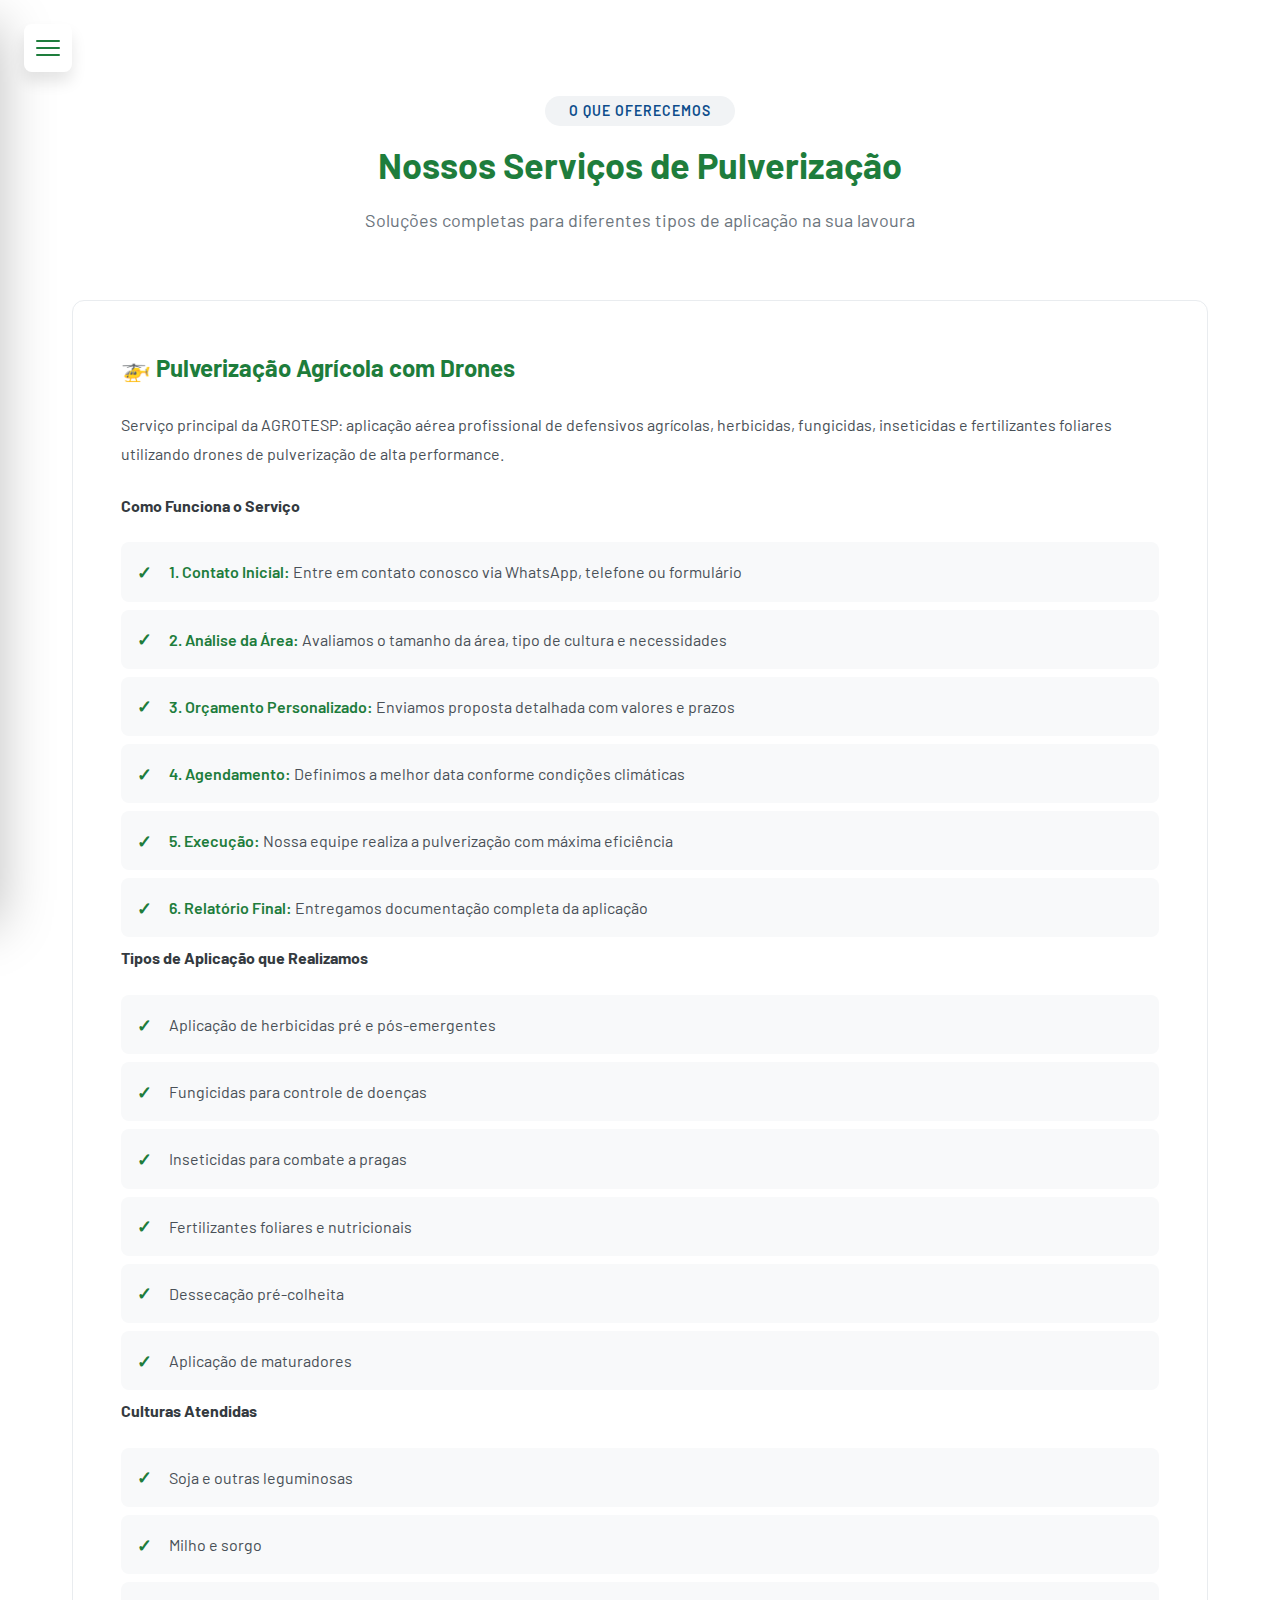
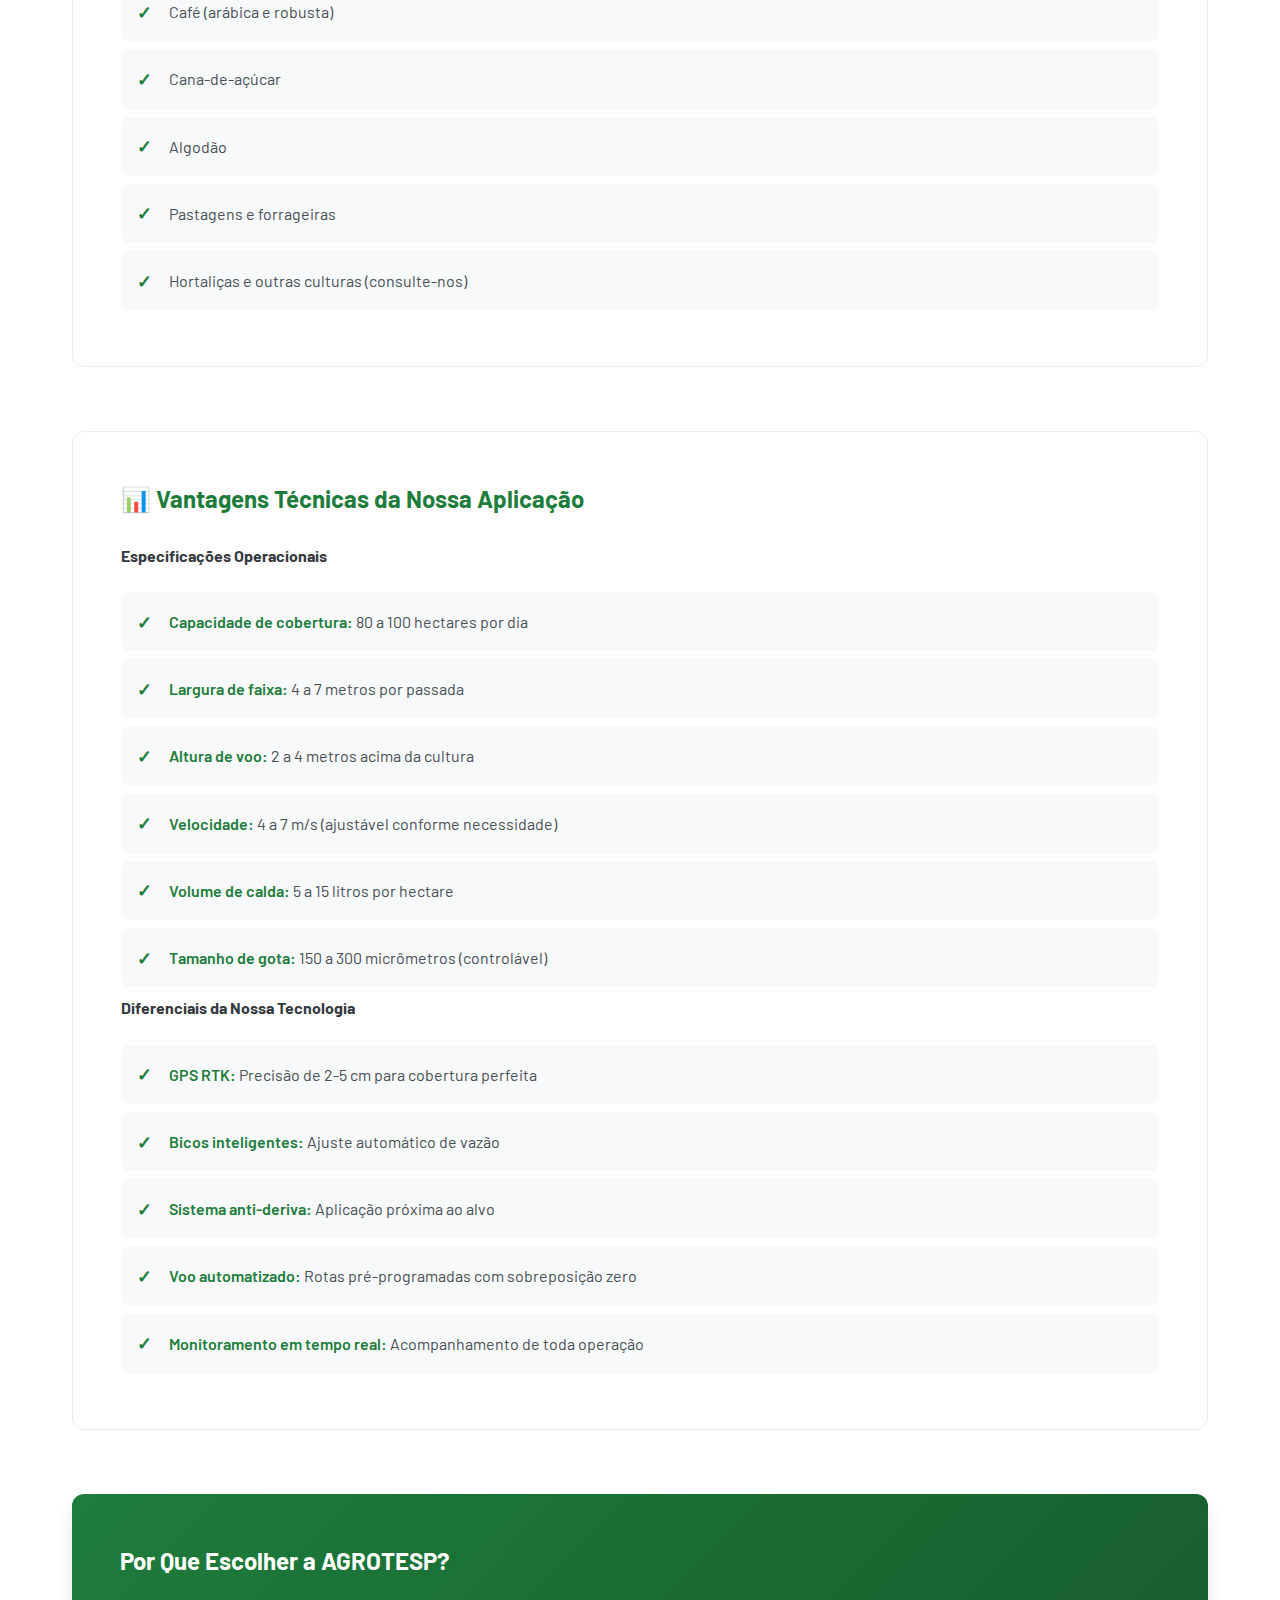
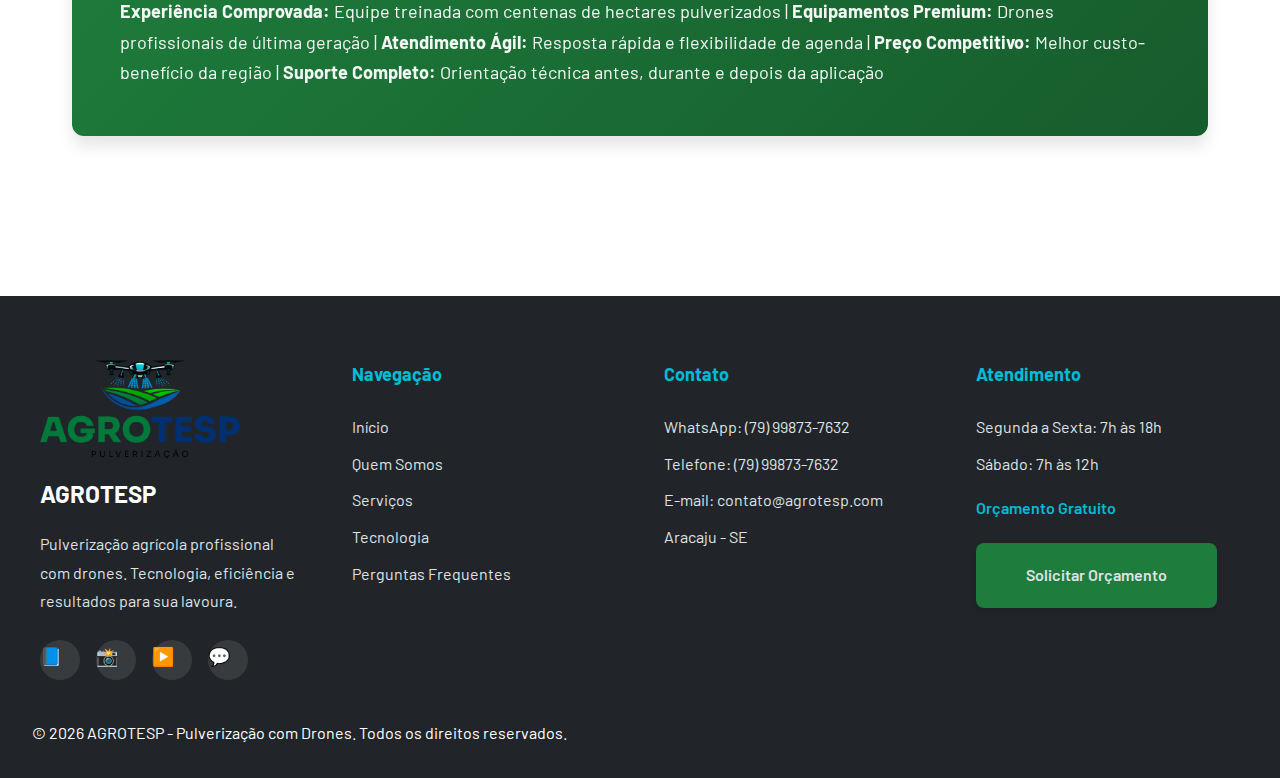
<file: servicos.html>
<!DOCTYPE html>
<html lang="pt-BR">
<head>
    <meta charset="UTF-8">
    <meta name="viewport" content="width=device-width, initial-scale=1.0">
    <title>Nossos Serviços - AGROTESP</title>
    <link rel="stylesheet" href="style.css">
    <link href="https://fonts.googleapis.com/css2?family=Barlow:wght@400;500;600;700&family=IBM+Plex+Mono:wght@400;500&family=Crimson+Pro:wght@600;700&display=swap" rel="stylesheet">
</head>
<body>
    <!-- Navigation Toggle -->
    <button class="nav-toggle" id="navToggle">
        <span></span>
        <span></span>
        <span></span>
    </button>

    <!-- Side Navigation -->
    <nav class="side-nav" id="sideNav">
        <div class="nav-header">
            <div class="nav-logo">AGROTESP</div>
            <div class="nav-tagline">Pulverização com Drones</div>
        </div>
        <ul class="nav-menu">
            <li><a href="index.html" class="nav-link">Início</a></li>
            <li><a href="quem-somos.html" class="nav-link">Quem Somos</a></li>
            <li><a href="servicos.html" class="nav-link active">Nossos Serviços</a></li>
            <li><a href="tecnologia.html" class="nav-link">Tecnologia</a></li>
            <li><a href="faq.html" class="nav-link">Perguntas Frequentes</a></li>
            <li><a href="contato.html" class="nav-link">Contato</a></li>
        </ul>
    </nav>

    <!-- Overlay -->
    <div class="overlay" id="overlay"></div>

    <!-- SERVICOS PAGE -->
    <div class="page active">
        <section class="content-section">
            <div class="section-header">
                <div class="section-tag">O Que Oferecemos</div>
                <h2 class="section-title">Nossos Serviços de Pulverização</h2>
                <p class="section-subtitle">Soluções completas para diferentes tipos de aplicação na sua lavoura</p>
            </div>

            <div class="service-detail">
                <h3>🚁 Pulverização Agrícola com Drones</h3>
                <p>Serviço principal da AGROTESP: aplicação aérea profissional de defensivos agrícolas, herbicidas, fungicidas, inseticidas e fertilizantes foliares utilizando drones de pulverização de alta performance.</p>
                
                <h4>Como Funciona o Serviço</h4>
                <ul>
                    <li><strong>1. Contato Inicial:</strong> Entre em contato conosco via WhatsApp, telefone ou formulário</li>
                    <li><strong>2. Análise da Área:</strong> Avaliamos o tamanho da área, tipo de cultura e necessidades</li>
                    <li><strong>3. Orçamento Personalizado:</strong> Enviamos proposta detalhada com valores e prazos</li>
                    <li><strong>4. Agendamento:</strong> Definimos a melhor data conforme condições climáticas</li>
                    <li><strong>5. Execução:</strong> Nossa equipe realiza a pulverização com máxima eficiência</li>
                    <li><strong>6. Relatório Final:</strong> Entregamos documentação completa da aplicação</li>
                </ul>

                <h4>Tipos de Aplicação que Realizamos</h4>
                <ul>
                    <li>Aplicação de herbicidas pré e pós-emergentes</li>
                    <li>Fungicidas para controle de doenças</li>
                    <li>Inseticidas para combate a pragas</li>
                    <li>Fertilizantes foliares e nutricionais</li>
                    <li>Dessecação pré-colheita</li>
                    <li>Aplicação de maturadores</li>
                </ul>

                <h4>Culturas Atendidas</h4>
                <ul>
                    <li>Soja e outras leguminosas</li>
                    <li>Milho e sorgo</li>
                    <li>Café (arábica e robusta)</li>
                    <li>Cana-de-açúcar</li>
                    <li>Algodão</li>
                    <li>Pastagens e forrageiras</li>
                    <li>Hortaliças e outras culturas (consulte-nos)</li>
                </ul>
            </div>

            <div class="service-detail">
                <h3>📊 Vantagens Técnicas da Nossa Aplicação</h3>
                
                <h4>Especificações Operacionais</h4>
                <ul>
                    <li><strong>Capacidade de cobertura:</strong> 80 a 100 hectares por dia</li>
                    <li><strong>Largura de faixa:</strong> 4 a 7 metros por passada</li>
                    <li><strong>Altura de voo:</strong> 2 a 4 metros acima da cultura</li>
                    <li><strong>Velocidade:</strong> 4 a 7 m/s (ajustável conforme necessidade)</li>
                    <li><strong>Volume de calda:</strong> 5 a 15 litros por hectare</li>
                    <li><strong>Tamanho de gota:</strong> 150 a 300 micrômetros (controlável)</li>
                </ul>

                <h4>Diferenciais da Nossa Tecnologia</h4>
                <ul>
                    <li><strong>GPS RTK:</strong> Precisão de 2-5 cm para cobertura perfeita</li>
                    <li><strong>Bicos inteligentes:</strong> Ajuste automático de vazão</li>
                    <li><strong>Sistema anti-deriva:</strong> Aplicação próxima ao alvo</li>
                    <li><strong>Voo automatizado:</strong> Rotas pré-programadas com sobreposição zero</li>
                    <li><strong>Monitoramento em tempo real:</strong> Acompanhamento de toda operação</li>
                </ul>
            </div>

            <div class="info-box">
                <div class="info-box-content">
                    <h3>Por Que Escolher a AGROTESP?</h3>
                    <p><strong>Experiência Comprovada:</strong> Equipe treinada com centenas de hectares pulverizados | <strong>Equipamentos Premium:</strong> Drones profissionais de última geração | <strong>Atendimento Ágil:</strong> Resposta rápida e flexibilidade de agenda | <strong>Preço Competitivo:</strong> Melhor custo-benefício da região | <strong>Suporte Completo:</strong> Orientação técnica antes, durante e depois da aplicação</p>
                </div>
            </div>
        </section>
    </div>

    <!-- FOOTER -->
    <footer>
        <div class="footer-content">
            <div class="footer-section">
                <img src="AGROTESP.png" alt="AGROTESP Logo" class="footer-logo-img">
                <div class="footer-logo">AGROTESP</div>
                <p>Pulverização agrícola profissional com drones. Tecnologia, eficiência e resultados para sua lavoura.</p>
                <div class="social-links">
                    <a href="#" class="social-link" title="Facebook">📘</a>
                    <a href="#" class="social-link" title="Instagram">📸</a>
                    <a href="#" class="social-link" title="YouTube">▶️</a>
                    <a href="#" class="social-link" title="WhatsApp">💬</a>
                </div>
            </div>

            <div class="footer-section">
                <h4>Navegação</h4>
                <a href="index.html">Início</a>
                <a href="quem-somos.html">Quem Somos</a>
                <a href="servicos.html">Serviços</a>
                <a href="tecnologia.html">Tecnologia</a>
                <a href="faq.html">Perguntas Frequentes</a>
            </div>

            <div class="footer-section">
                <h4>Contato</h4>
                <p>WhatsApp: (79) 99873-7632</p>
                <p>Telefone: (79) 99873-7632</p>
                <p>E-mail: contato@agrotesp.com</p>
                <p>Aracaju - SE</p>
            </div>

            <div class="footer-section">
                <h4>Atendimento</h4>
                <p>Segunda a Sexta: 7h às 18h</p>
                <p>Sábado: 7h às 12h</p>
                <p style="margin-top: 16px; color: var(--accent); font-weight: 600;">Orçamento Gratuito</p>
                <a href="contato.html" class="btn btn-primary" style="margin-top: 12px; display: inline-block;">Solicitar Orçamento</a>
            </div>
        </div>

        <div class="footer-bottom">
            <p>&copy; 2026 AGROTESP - Pulverização com Drones. Todos os direitos reservados.</p>
        </div>
    </footer>

    <script src="script.js"></script>
</body>
</html>
</file>
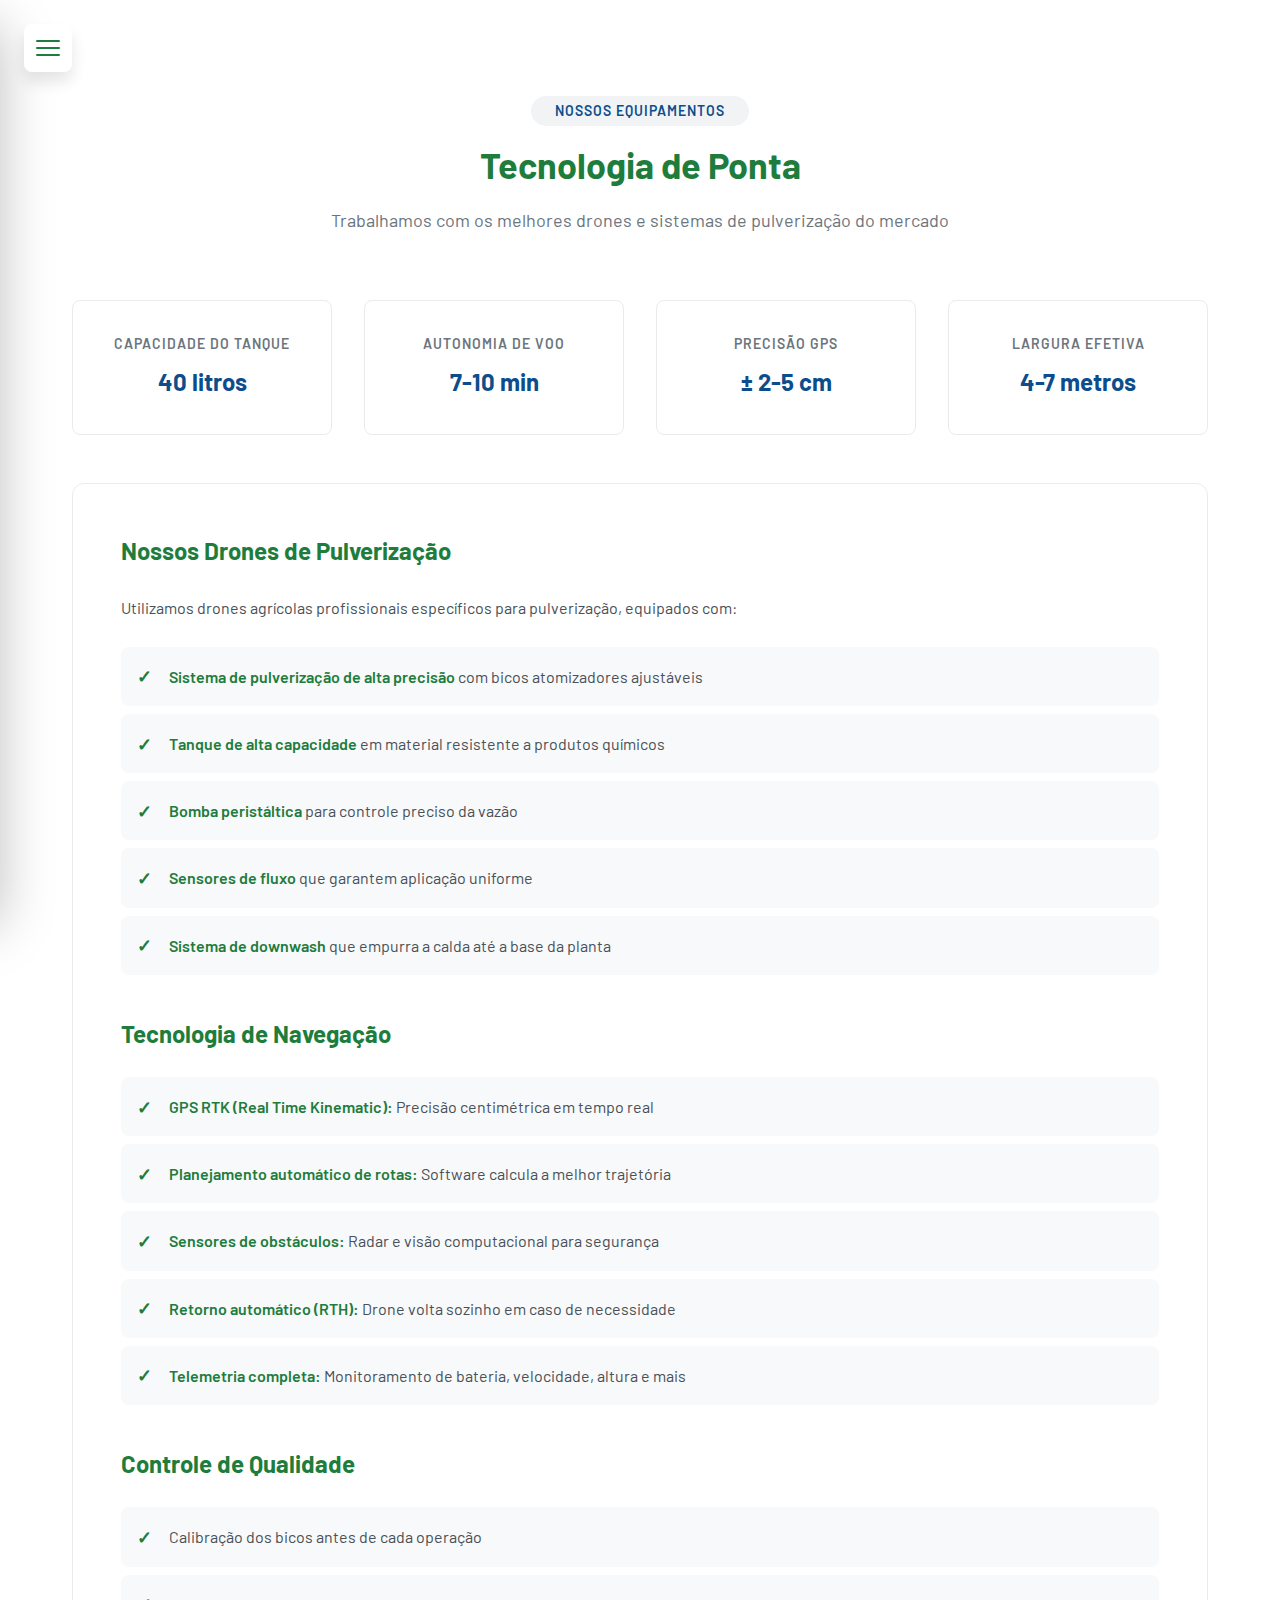
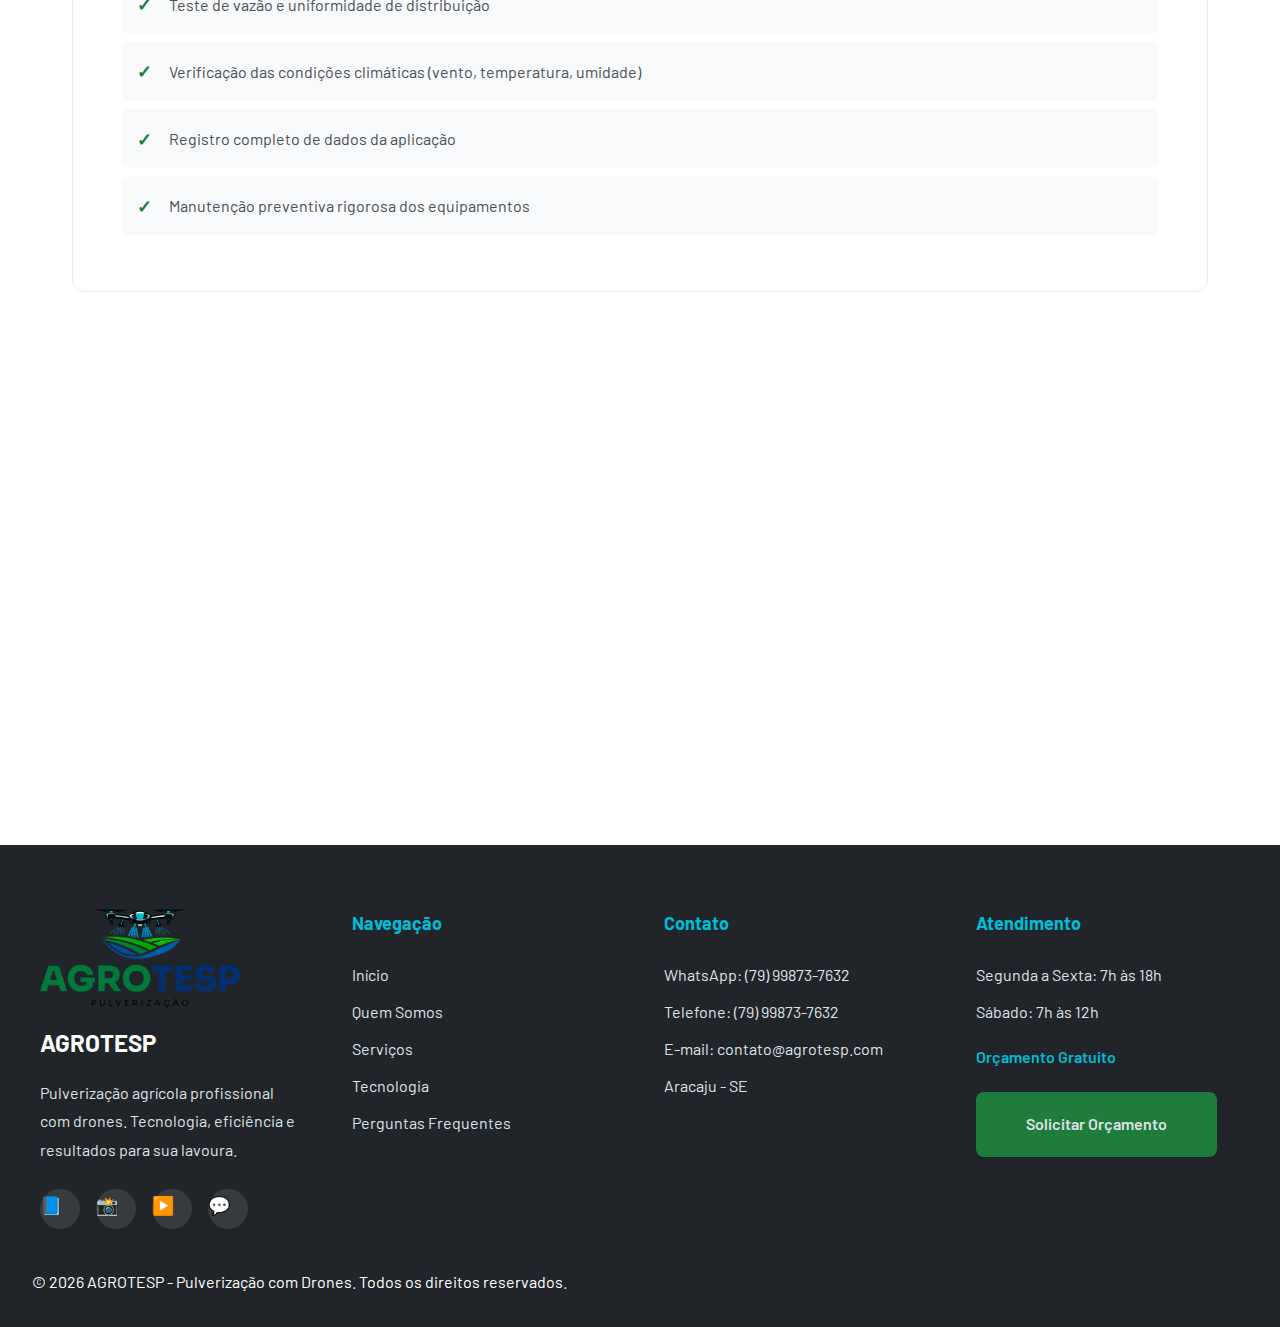
<file: tecnologia.html>
<!DOCTYPE html>
<html lang="pt-BR">
<head>
    <meta charset="UTF-8">
    <meta name="viewport" content="width=device-width, initial-scale=1.0">
    <title>Tecnologia - AGROTESP</title>
    <link rel="stylesheet" href="style.css">
    <link href="https://fonts.googleapis.com/css2?family=Barlow:wght@400;500;600;700&family=IBM+Plex+Mono:wght@400;500&family=Crimson+Pro:wght@600;700&display=swap" rel="stylesheet">
</head>
<body>
    <!-- Navigation Toggle -->
    <button class="nav-toggle" id="navToggle">
        <span></span>
        <span></span>
        <span></span>
    </button>

    <!-- Side Navigation -->
    <nav class="side-nav" id="sideNav">
        <div class="nav-header">
            <div class="nav-logo">AGROTESP</div>
            <div class="nav-tagline">Pulverização com Drones</div>
        </div>
        <ul class="nav-menu">
            <li><a href="index.html" class="nav-link">Início</a></li>
            <li><a href="quem-somos.html" class="nav-link">Quem Somos</a></li>
            <li><a href="servicos.html" class="nav-link">Nossos Serviços</a></li>
            <li><a href="tecnologia.html" class="nav-link active">Tecnologia</a></li>
            <li><a href="faq.html" class="nav-link">Perguntas Frequentes</a></li>
            <li><a href="contato.html" class="nav-link">Contato</a></li>
        </ul>
    </nav>

    <!-- Overlay -->
    <div class="overlay" id="overlay"></div>

    <!-- TECNOLOGIA PAGE -->
    <div class="page active">
        <section class="content-section">
            <div class="section-header">
                <div class="section-tag">Nossos Equipamentos</div>
                <h2 class="section-title">Tecnologia de Ponta</h2>
                <p class="section-subtitle">Trabalhamos com os melhores drones e sistemas de pulverização do mercado</p>
            </div>

            <div class="tech-specs">
                <div class="spec-item">
                    <div class="spec-label">Capacidade do Tanque</div>
                    <div class="spec-value">40 litros</div>
                </div>
                <div class="spec-item">
                    <div class="spec-label">Autonomia de Voo</div>
                    <div class="spec-value">7-10 min</div>
                </div>
                <div class="spec-item">
                    <div class="spec-label">Precisão GPS</div>
                    <div class="spec-value">± 2-5 cm</div>
                </div>
                <div class="spec-item">
                    <div class="spec-label">Largura Efetiva</div>
                    <div class="spec-value">4-7 metros</div>
                </div>
            </div>

            <div class="service-detail">
                <h3>Nossos Drones de Pulverização</h3>
                <p>Utilizamos drones agrícolas profissionais específicos para pulverização, equipados com:</p>
                <ul>
                    <li><strong>Sistema de pulverização de alta precisão</strong> com bicos atomizadores ajustáveis</li>
                    <li><strong>Tanque de alta capacidade</strong> em material resistente a produtos químicos</li>
                    <li><strong>Bomba peristáltica</strong> para controle preciso da vazão</li>
                    <li><strong>Sensores de fluxo</strong> que garantem aplicação uniforme</li>
                    <li><strong>Sistema de downwash</strong> que empurra a calda até a base da planta</li>
                </ul>

                <h3 style="margin-top: 40px;">Tecnologia de Navegação</h3>
                <ul>
                    <li><strong>GPS RTK (Real Time Kinematic):</strong> Precisão centimétrica em tempo real</li>
                    <li><strong>Planejamento automático de rotas:</strong> Software calcula a melhor trajetória</li>
                    <li><strong>Sensores de obstáculos:</strong> Radar e visão computacional para segurança</li>
                    <li><strong>Retorno automático (RTH):</strong> Drone volta sozinho em caso de necessidade</li>
                    <li><strong>Telemetria completa:</strong> Monitoramento de bateria, velocidade, altura e mais</li>
                </ul>

                <h3 style="margin-top: 40px;">Controle de Qualidade</h3>
                <ul>
                    <li>Calibração dos bicos antes de cada operação</li>
                    <li>Teste de vazão e uniformidade de distribuição</li>
                    <li>Verificação das condições climáticas (vento, temperatura, umidade)</li>
                    <li>Registro completo de dados da aplicação</li>
                    <li>Manutenção preventiva rigorosa dos equipamentos</li>
                </ul>
            </div>

            <div class="cards-grid">
                <div class="card">
                    <div class="card-icon">🛡️</div>
                    <h3>Segurança Operacional</h3>
                    <p>Todos os procedimentos seguem protocolos de segurança rigorosos. Operações apenas com condições climáticas favoráveis.</p>
                </div>
                <div class="card">
                    <div class="card-icon">📋</div>
                    <h3>Documentação Completa</h3>
                    <p>Fornecemos relatório detalhado de cada aplicação: área coberta, produto aplicado, condições climáticas e dosagem.</p>
                </div>
                <div class="card">
                    <div class="card-icon">⚙️</div>
                    <h3>Manutenção Preventiva</h3>
                    <p>Nossa frota passa por manutenção regular e inspeções antes de cada operação para garantir máxima confiabilidade.</p>
                </div>
            </div>
        </section>
    </div>

    <!-- FOOTER -->
    <footer>
        <div class="footer-content">
            <div class="footer-section">
                <img src="AGROTESP.png" alt="AGROTESP Logo" class="footer-logo-img">
                <div class="footer-logo">AGROTESP</div>
                <p>Pulverização agrícola profissional com drones. Tecnologia, eficiência e resultados para sua lavoura.</p>
                <div class="social-links">
                    <a href="#" class="social-link" title="Facebook">📘</a>
                    <a href="#" class="social-link" title="Instagram">📸</a>
                    <a href="#" class="social-link" title="YouTube">▶️</a>
                    <a href="#" class="social-link" title="WhatsApp">💬</a>
                </div>
            </div>

            <div class="footer-section">
                <h4>Navegação</h4>
                <a href="index.html">Início</a>
                <a href="quem-somos.html">Quem Somos</a>
                <a href="servicos.html">Serviços</a>
                <a href="tecnologia.html">Tecnologia</a>
                <a href="faq.html">Perguntas Frequentes</a>
            </div>

            <div class="footer-section">
                <h4>Contato</h4>
                <p>WhatsApp: (79) 99873-7632</p>
                <p>Telefone: (79) 99873-7632</p>
                <p>E-mail: contato@agrotesp.com</p>
                <p>Aracaju - SE</p>
            </div>

            <div class="footer-section">
                <h4>Atendimento</h4>
                <p>Segunda a Sexta: 7h às 18h</p>
                <p>Sábado: 7h às 12h</p>
                <p style="margin-top: 16px; color: var(--accent); font-weight: 600;">Orçamento Gratuito</p>
                <a href="contato.html" class="btn btn-primary" style="margin-top: 12px; display: inline-block;">Solicitar Orçamento</a>
            </div>
        </div>

        <div class="footer-bottom">
            <p>&copy; 2026 AGROTESP - Pulverização com Drones. Todos os direitos reservados.</p>
        </div>
    </footer>

    <script src="script.js"></script>
</body>
</html>
</file>
<file: style.css>
/* ============================================
   AGROTESP - CSS PROFISSIONAL
   Pulverização Agrícola com Drones
   ============================================ */

/* ============================================
   VARIÁVEIS CSS (IDENTIDADE VISUAL)
   ============================================ */
:root {
  /* Cores Principais - Extraídas da Logo */
  --primary: #1e7d3c;              /* Verde Agro - Principal */
  --primary-dark: #165c2c;         /* Verde Escuro */
  --primary-light: #26a14f;        /* Verde Claro */
  
  --secondary: #0d4d8c;            /* Azul Tecnológico - Secundária */
  --secondary-dark: #083a6b;       /* Azul Escuro */
  --secondary-light: #1565a8;      /* Azul Claro */
  
  --accent: #00bcd4;               /* Ciano/Turquesa - Destaque */
  --accent-light: #33c9dc;         /* Ciano Claro */
  
  /* Cores de Apoio */
  --gray-50: #f8f9fa;
  --gray-100: #f1f3f5;
  --gray-200: #e9ecef;
  --gray-300: #dee2e6;
  --gray-400: #ced4da;
  --gray-500: #adb5bd;
  --gray-600: #6c757d;
  --gray-700: #495057;
  --gray-800: #343a40;
  --gray-900: #212529;
  
  --white: #ffffff;
  --black: #000000;
  
  /* Gradientes */
  --gradient-primary: linear-gradient(135deg, var(--primary) 0%, var(--primary-dark) 100%);
  --gradient-secondary: linear-gradient(135deg, var(--secondary) 0%, var(--secondary-dark) 100%);
  --gradient-hero: linear-gradient(135deg, rgba(13, 77, 140, 0.95) 0%, rgba(30, 125, 60, 0.92) 100%);
  --gradient-overlay: linear-gradient(180deg, rgba(0, 0, 0, 0.4) 0%, rgba(0, 0, 0, 0.7) 100%);
  
  /* Tipografia */
  --font-primary: 'Barlow', -apple-system, BlinkMacSystemFont, 'Segoe UI', sans-serif;
  --font-mono: 'IBM Plex Mono', 'Courier New', monospace;
  --font-serif: 'Crimson Pro', Georgia, serif;
  
  /* Tamanhos de Fonte */
  --text-xs: 0.75rem;      /* 12px */
  --text-sm: 0.875rem;     /* 14px */
  --text-base: 1rem;       /* 16px */
  --text-lg: 1.125rem;     /* 18px */
  --text-xl: 1.25rem;      /* 20px */
  --text-2xl: 1.5rem;      /* 24px */
  --text-3xl: 1.875rem;    /* 30px */
  --text-4xl: 2.25rem;     /* 36px */
  --text-5xl: 3rem;        /* 48px */
  --text-6xl: 3.75rem;     /* 60px */
  
  /* Espaçamentos */
  --spacing-xs: 0.25rem;   /* 4px */
  --spacing-sm: 0.5rem;    /* 8px */
  --spacing-md: 1rem;      /* 16px */
  --spacing-lg: 1.5rem;    /* 24px */
  --spacing-xl: 2rem;      /* 32px */
  --spacing-2xl: 3rem;     /* 48px */
  --spacing-3xl: 4rem;     /* 64px */
  --spacing-4xl: 6rem;     /* 96px */
  
  /* Border Radius */
  --radius-sm: 4px;
  --radius-md: 8px;
  --radius-lg: 12px;
  --radius-xl: 16px;
  --radius-full: 9999px;
  
  /* Sombras */
  --shadow-sm: 0 1px 2px rgba(0, 0, 0, 0.05);
  --shadow-md: 0 4px 6px rgba(0, 0, 0, 0.07);
  --shadow-lg: 0 10px 15px rgba(0, 0, 0, 0.1);
  --shadow-xl: 0 20px 25px rgba(0, 0, 0, 0.15);
  --shadow-2xl: 0 25px 50px rgba(0, 0, 0, 0.25);
  
  /* Transições */
  --transition-fast: 150ms ease;
  --transition-base: 250ms ease;
  --transition-slow: 350ms ease;
  
  /* Z-index */
  --z-nav: 1000;
  --z-overlay: 999;
  --z-toggle: 1001;
}

/* ============================================
   RESET E BASE
   ============================================ */
* {
  margin: 0;
  padding: 0;
  box-sizing: border-box;
}

html {
  scroll-behavior: smooth;
  -webkit-font-smoothing: antialiased;
  -moz-osx-font-smoothing: grayscale;
}

body {
  font-family: var(--font-primary);
  font-size: var(--text-base);
  line-height: 1.6;
  color: var(--gray-800);
  background-color: var(--white);
  overflow-x: hidden;
}

img {
  max-width: 100%;
  height: auto;
  display: block;
}

a {
  text-decoration: none;
  color: inherit;
  transition: all var(--transition-base);
}

button {
  font-family: inherit;
  cursor: pointer;
  border: none;
  background: none;
}

ul, ol {
  list-style-position: inside;
}

/* ============================================
   BOTÃO TOGGLE DO MENU (HAMBÚRGUER)
   ============================================ */
.nav-toggle {
  position: fixed;
  top: 24px;
  left: 24px;
  z-index: var(--z-toggle);
  width: 48px;
  height: 48px;
  background: var(--white);
  border-radius: var(--radius-md);
  box-shadow: var(--shadow-lg);
  display: flex;
  flex-direction: column;
  align-items: center;
  justify-content: center;
  gap: 5px;
  transition: all var(--transition-base);
}

.nav-toggle:hover {
  background: var(--gray-50);
  box-shadow: var(--shadow-xl);
  transform: scale(1.05);
}

.nav-toggle span {
  width: 24px;
  height: 2px;
  background: var(--primary);
  border-radius: var(--radius-full);
  transition: all var(--transition-base);
}

.nav-toggle.active span:nth-child(1) {
  transform: translateY(7px) rotate(45deg);
}

.nav-toggle.active span:nth-child(2) {
  opacity: 0;
  transform: translateX(-20px);
}

.nav-toggle.active span:nth-child(3) {
  transform: translateY(-7px) rotate(-45deg);
}

/* ============================================
   MENU LATERAL
   ============================================ */
.side-nav {
  position: fixed;
  top: 0;
  left: -320px;
  width: 320px;
  height: 100vh;
  background: var(--gradient-primary);
  color: var(--white);
  z-index: var(--z-nav);
  padding: var(--spacing-2xl) var(--spacing-lg);
  box-shadow: var(--shadow-2xl);
  transition: left var(--transition-slow);
  overflow-y: auto;
}

.side-nav.active {
  left: 0;
}

.nav-header {
  margin-bottom: var(--spacing-2xl);
  padding-bottom: var(--spacing-xl);
  border-bottom: 1px solid rgba(255, 255, 255, 0.2);
}

.nav-logo {
  font-size: var(--text-3xl);
  font-weight: 700;
  margin-bottom: var(--spacing-xs);
  letter-spacing: 1px;
}

.nav-tagline {
  font-size: var(--text-sm);
  opacity: 0.9;
  font-weight: 400;
}

.nav-menu {
  list-style: none;
}

.nav-menu li {
  margin-bottom: var(--spacing-sm);
}

.nav-link {
  display: block;
  padding: var(--spacing-md) var(--spacing-lg);
  border-radius: var(--radius-md);
  color: var(--white);
  font-size: var(--text-base);
  font-weight: 500;
  transition: all var(--transition-base);
  position: relative;
  overflow: hidden;
}

.nav-link::before {
  content: '';
  position: absolute;
  left: 0;
  top: 0;
  width: 4px;
  height: 100%;
  background: var(--accent);
  transform: scaleY(0);
  transition: transform var(--transition-base);
}

.nav-link:hover {
  background: rgba(255, 255, 255, 0.1);
  padding-left: var(--spacing-xl);
}

.nav-link:hover::before {
  transform: scaleY(1);
}

.nav-link.active {
  background: rgba(255, 255, 255, 0.2);
  padding-left: var(--spacing-xl);
}

.nav-link.active::before {
  transform: scaleY(1);
}

/* ============================================
   OVERLAY
   ============================================ */
.overlay {
  position: fixed;
  top: 0;
  left: 0;
  width: 100%;
  height: 100vh;
  background: rgba(0, 0, 0, 0.6);
  backdrop-filter: blur(4px);
  z-index: var(--z-overlay);
  opacity: 0;
  visibility: hidden;
  transition: all var(--transition-base);
}

.overlay.active {
  opacity: 1;
  visibility: visible;
}

/* ============================================
   PÁGINAS
   ============================================ */
.page {
  display: none;
  animation: fadeIn 0.4s ease;
}

.page.active {
  display: block;
}

@keyframes fadeIn {
  from {
    opacity: 0;
    transform: translateY(20px);
  }
  to {
    opacity: 1;
    transform: translateY(0);
  }
}

/* ============================================
   HERO SECTION
   ============================================ */
.hero {
  position: relative;
  min-height: 100vh;
  display: flex;
  align-items: center;
  justify-content: center;
  background: var(--gradient-hero);
  color: var(--white);
  padding: var(--spacing-2xl) var(--spacing-xl);
  overflow: hidden;
}

.hero-pattern {
  position: absolute;
  top: 0;
  left: 0;
  width: 100%;
  height: 100%;
  opacity: 0.08;
  background-image: 
    repeating-linear-gradient(0deg, transparent, transparent 2px, rgba(255,255,255,0.1) 2px, rgba(255,255,255,0.1) 4px),
    repeating-linear-gradient(90deg, transparent, transparent 2px, rgba(255,255,255,0.1) 2px, rgba(255,255,255,0.1) 4px);
  background-size: 40px 40px;
  pointer-events: none;
}

.hero-content {
  position: relative;
  z-index: 2;
  max-width: 900px;
  text-align: center;
}

.hero-logo {
  max-width: 400px;
  width: 100%;
  height: auto;
  margin: 0 auto var(--spacing-xl);
  filter: drop-shadow(0 8px 16px rgba(0, 0, 0, 0.3));
  background: rgba(255, 255, 255, 0.1);
  backdrop-filter: blur(10px);
  padding: var(--spacing-xl);
  border-radius: var(--radius-xl);
  border: 2px solid rgba(255, 255, 255, 0.2);
}

.hero-tag {
  display: inline-block;
  padding: var(--spacing-sm) var(--spacing-lg);
  background: var(--accent);
  color: var(--white);
  border-radius: var(--radius-full);
  font-size: var(--text-sm);
  font-weight: 600;
  text-transform: uppercase;
  letter-spacing: 1px;
  margin-bottom: var(--spacing-lg);
  box-shadow: var(--shadow-md);
}

.hero h1 {
  font-size: clamp(var(--text-3xl), 5vw, var(--text-5xl));
  font-weight: 700;
  line-height: 1.2;
  margin-bottom: var(--spacing-lg);
  text-shadow: 0 2px 8px rgba(0, 0, 0, 0.3);
}

.hero-subtitle {
  font-size: var(--text-lg);
  line-height: 1.7;
  margin-bottom: var(--spacing-2xl);
  opacity: 0.95;
  max-width: 700px;
  margin-left: auto;
  margin-right: auto;
}

.hero-buttons {
  display: flex;
  gap: var(--spacing-md);
  justify-content: center;
  flex-wrap: wrap;
}

/* ============================================
   BOTÕES
   ============================================ */
.btn {
  display: inline-block;
  padding: var(--spacing-md) var(--spacing-2xl);
  font-size: var(--text-base);
  font-weight: 600;
  border-radius: var(--radius-md);
  transition: all var(--transition-base);
  cursor: pointer;
  text-align: center;
  border: 2px solid transparent;
}

.btn-primary {
  background: var(--primary);
  color: var(--white);
  box-shadow: var(--shadow-md);
}

.btn-primary:hover {
  background: var(--primary-dark);
  box-shadow: var(--shadow-lg);
  transform: translateY(-2px);
}

.btn-secondary {
  background: transparent;
  color: var(--white);
  border-color: var(--white);
}

.btn-secondary:hover {
  background: var(--white);
  color: var(--primary);
}

.btn-submit {
  width: 100%;
  padding: var(--spacing-lg);
  font-size: var(--text-lg);
}

/* ============================================
   SEÇÕES DE CONTEÚDO
   ============================================ */
.content-section {
  max-width: 1200px;
  margin: 0 auto;
  padding: var(--spacing-4xl) var(--spacing-xl);
}

.section-header {
  text-align: center;
  margin-bottom: var(--spacing-3xl);
}

.section-tag {
  display: inline-block;
  padding: var(--spacing-xs) var(--spacing-lg);
  background: var(--gray-100);
  color: var(--secondary);
  border-radius: var(--radius-full);
  font-size: var(--text-sm);
  font-weight: 600;
  text-transform: uppercase;
  letter-spacing: 1px;
  margin-bottom: var(--spacing-md);
}

.section-title {
  font-size: clamp(var(--text-3xl), 4vw, var(--text-4xl));
  font-weight: 700;
  color: var(--primary);
  margin-bottom: var(--spacing-md);
  line-height: 1.3;
}

.section-subtitle {
  font-size: var(--text-lg);
  color: var(--gray-600);
  max-width: 700px;
  margin: 0 auto;
  line-height: 1.7;
}

/* ============================================
   CARDS
   ============================================ */
.cards-grid {
  display: grid;
  grid-template-columns: repeat(auto-fit, minmax(300px, 1fr));
  gap: var(--spacing-xl);
  margin-bottom: var(--spacing-3xl);
}

.card {
  background: var(--white);
  padding: var(--spacing-2xl);
  border-radius: var(--radius-lg);
  box-shadow: var(--shadow-md);
  transition: all var(--transition-base);
  border: 1px solid var(--gray-200);
}

.card:hover {
  box-shadow: var(--shadow-xl);
  transform: translateY(-4px);
  border-color: var(--primary);
}

.card-icon {
  font-size: var(--text-4xl);
  margin-bottom: var(--spacing-md);
}

.card h3 {
  font-size: var(--text-xl);
  font-weight: 700;
  color: var(--primary);
  margin-bottom: var(--spacing-md);
}

.card p {
  color: var(--gray-600);
  line-height: 1.7;
}

/* ============================================
   INFO BOX
   ============================================ */
.info-box {
  background: var(--gradient-primary);
  color: var(--white);
  padding: var(--spacing-2xl);
  border-radius: var(--radius-lg);
  box-shadow: var(--shadow-lg);
  margin: var(--spacing-3xl) 0;
}

.info-box-content h3 {
  font-size: var(--text-2xl);
  font-weight: 700;
  margin-bottom: var(--spacing-md);
}

.info-box-content p {
  font-size: var(--text-lg);
  line-height: 1.7;
  opacity: 0.95;
}

/* ============================================
   QUEM SOMOS
   ============================================ */
.company-info {
  text-align: center;
  margin-bottom: var(--spacing-3xl);
}

.company-logo-img {
  max-width: 300px;
  margin: 0 auto var(--spacing-xl);
  filter: drop-shadow(var(--shadow-lg));
}

.company-name {
  font-size: var(--text-3xl);
  font-weight: 700;
  color: var(--primary);
  margin-bottom: var(--spacing-lg);
}

.company-description {
  font-size: var(--text-lg);
  color: var(--gray-600);
  max-width: 800px;
  margin: 0 auto var(--spacing-2xl);
  line-height: 1.8;
}

.company-details {
  display: flex;
  justify-content: center;
  gap: var(--spacing-2xl);
  flex-wrap: wrap;
  margin-top: var(--spacing-2xl);
}

.detail-item {
  text-align: center;
  padding: var(--spacing-lg);
  background: var(--gray-50);
  border-radius: var(--radius-md);
  min-width: 180px;
}

.detail-label {
  font-size: var(--text-sm);
  color: var(--gray-600);
  text-transform: uppercase;
  letter-spacing: 1px;
  margin-bottom: var(--spacing-xs);
  font-weight: 600;
}

.detail-value {
  font-size: var(--text-xl);
  font-weight: 700;
  color: var(--primary);
}

/* ============================================
   SERVICE DETAIL
   ============================================ */
.service-detail {
  background: var(--white);
  padding: var(--spacing-2xl);
  border-radius: var(--radius-lg);
  border: 1px solid var(--gray-200);
  margin-bottom: var(--spacing-3xl);
}

.service-detail h3 {
  font-size: var(--text-2xl);
  font-weight: 700;
  color: var(--primary);
  margin-bottom: var(--spacing-lg);
}

.service-detail p {
  font-size: var(--text-base);
  color: var(--gray-700);
  line-height: 1.8;
  margin-bottom: var(--spacing-lg);
}

.service-detail ul {
  list-style: none;
  margin-top: var(--spacing-lg);
}

.service-detail ul li {
  padding: var(--spacing-md);
  padding-left: var(--spacing-2xl);
  margin-bottom: var(--spacing-sm);
  background: var(--gray-50);
  border-radius: var(--radius-md);
  position: relative;
  line-height: 1.7;
  color: var(--gray-700);
}

.service-detail ul li::before {
  content: '✓';
  position: absolute;
  left: var(--spacing-md);
  top: 50%;
  transform: translateY(-50%);
  color: var(--primary);
  font-weight: 700;
  font-size: var(--text-lg);
}

.service-detail ul li strong {
  color: var(--primary);
  font-weight: 600;
}

/* ============================================
   VALUES GRID
   ============================================ */
.values-grid {
  display: grid;
  grid-template-columns: repeat(auto-fit, minmax(280px, 1fr));
  gap: var(--spacing-xl);
  margin-bottom: var(--spacing-3xl);
}

.value-item {
  background: var(--white);
  padding: var(--spacing-xl);
  border-radius: var(--radius-lg);
  border: 1px solid var(--gray-200);
  text-align: center;
  transition: all var(--transition-base);
}

.value-item:hover {
  box-shadow: var(--shadow-lg);
  transform: translateY(-4px);
  border-color: var(--accent);
}

.value-icon {
  font-size: var(--text-4xl);
  margin-bottom: var(--spacing-md);
}

.value-item h4 {
  font-size: var(--text-xl);
  font-weight: 700;
  color: var(--secondary);
  margin-bottom: var(--spacing-md);
}

.value-item p {
  color: var(--gray-600);
  line-height: 1.7;
}

/* ============================================
   TECH SPECS
   ============================================ */
.tech-specs {
  display: grid;
  grid-template-columns: repeat(auto-fit, minmax(250px, 1fr));
  gap: var(--spacing-xl);
  margin: var(--spacing-2xl) 0;
}

.spec-item {
  background: var(--white);
  padding: var(--spacing-xl);
  border-radius: var(--radius-md);
  border: 1px solid var(--gray-200);
  text-align: center;
}

.spec-label {
  font-size: var(--text-sm);
  color: var(--gray-600);
  text-transform: uppercase;
  letter-spacing: 1px;
  margin-bottom: var(--spacing-sm);
  font-weight: 600;
}

.spec-value {
  font-size: var(--text-2xl);
  font-weight: 700;
  color: var(--secondary);
}

/* ============================================
   PROCESS STEPS
   ============================================ */
.process-steps {
  counter-reset: step-counter;
  margin: var(--spacing-3xl) 0;
}

.step {
  position: relative;
  padding-left: 80px;
  margin-bottom: var(--spacing-2xl);
}

.step::before {
  counter-increment: step-counter;
  content: counter(step-counter);
  position: absolute;
  left: 0;
  top: 0;
  width: 56px;
  height: 56px;
  background: var(--gradient-primary);
  color: var(--white);
  border-radius: 50%;
  display: flex;
  align-items: center;
  justify-content: center;
  font-size: var(--text-2xl);
  font-weight: 700;
  box-shadow: var(--shadow-md);
}

.step h3 {
  font-size: var(--text-xl);
  font-weight: 700;
  color: var(--primary);
  margin-bottom: var(--spacing-md);
}

.step p {
  color: var(--gray-700);
  line-height: 1.7;
}

/* ============================================
   FAQ
   ============================================ */
.faq-container {
  max-width: 900px;
  margin: 0 auto;
}

.faq-item {
  background: var(--white);
  border: 1px solid var(--gray-200);
  border-radius: var(--radius-md);
  margin-bottom: var(--spacing-md);
  overflow: hidden;
  transition: all var(--transition-base);
}

.faq-item:hover {
  box-shadow: var(--shadow-lg);
  border-color: var(--primary);
}

.faq-item.active {
  box-shadow: var(--shadow-lg);
  border-color: var(--primary);
}

.faq-question {
  width: 100%;
  padding: var(--spacing-xl);
  background: var(--white);
  font-size: var(--text-lg);
  font-weight: 600;
  color: var(--primary);
  text-align: left;
  cursor: pointer;
  display: flex;
  justify-content: space-between;
  align-items: center;
  gap: var(--spacing-md);
  transition: all var(--transition-base);
  line-height: 1.5;
}

.faq-question:hover {
  background: var(--gray-50);
}

.faq-icon {
  font-size: var(--text-xl);
  color: var(--secondary);
  transition: transform var(--transition-base);
}

.faq-item.active .faq-icon {
  transform: rotate(180deg);
}

.faq-answer {
  max-height: 0;
  overflow: hidden;
  transition: max-height var(--transition-slow);
}

.faq-answer-content {
  padding: var(--spacing-md) var(--spacing-xl) var(--spacing-xl);
  color: var(--gray-700);
  line-height: 1.8;
  font-size: var(--text-base);
  background: var(--gray-50);
  border-top: 1px solid var(--gray-200);
}

.faq-answer-content p {
  margin-bottom: var(--spacing-md);
}

.faq-answer-content strong {
  color: var(--primary);
  font-weight: 600;
}

.faq-item.active .faq-answer {
  max-height: 1000px;
}

/* ============================================
   CONTATO
   ============================================ */
.contact-grid {
  display: grid;
  grid-template-columns: repeat(auto-fit, minmax(320px, 1fr));
  gap: var(--spacing-3xl);
  margin-bottom: var(--spacing-3xl);
}

.contact-info {
  display: grid;
  gap: var(--spacing-lg);
}

.contact-card {
  background: var(--white);
  padding: var(--spacing-xl);
  border-radius: var(--radius-lg);
  border: 1px solid var(--gray-200);
  text-align: center;
  transition: all var(--transition-base);
}

.contact-card:hover {
  box-shadow: var(--shadow-lg);
  transform: translateY(-4px);
  border-color: var(--accent);
}

.contact-icon {
  font-size: var(--text-4xl);
  margin-bottom: var(--spacing-md);
}

.contact-card h3 {
  font-size: var(--text-xl);
  font-weight: 700;
  color: var(--secondary);
  margin-bottom: var(--spacing-md);
}

.contact-value {
  font-size: var(--text-lg);
  font-weight: 600;
  color: var(--primary);
  margin-bottom: var(--spacing-sm);
}

.contact-value a {
  color: var(--primary);
}

.contact-value a:hover {
  color: var(--primary-dark);
  text-decoration: underline;
}

.contact-description {
  font-size: var(--text-sm);
  color: var(--gray-600);
}

/* ============================================
   FORMULÁRIO
   ============================================ */
.contact-form-container {
  background: var(--white);
  padding: var(--spacing-2xl);
  border-radius: var(--radius-lg);
  border: 1px solid var(--gray-200);
  box-shadow: var(--shadow-md);
}

.form-group {
  margin-bottom: var(--spacing-lg);
}

.form-label {
  display: block;
  font-size: var(--text-sm);
  font-weight: 600;
  color: var(--gray-700);
  margin-bottom: var(--spacing-sm);
}

.form-input,
.form-select,
.form-textarea {
  width: 100%;
  padding: var(--spacing-md);
  font-size: var(--text-base);
  font-family: inherit;
  color: var(--gray-800);
  background: var(--white);
  border: 1px solid var(--gray-300);
  border-radius: var(--radius-md);
  transition: all var(--transition-base);
}

.form-input:focus,
.form-select:focus,
.form-textarea:focus {
  outline: none;
  border-color: var(--primary);
  box-shadow: 0 0 0 3px rgba(30, 125, 60, 0.1);
}

.form-textarea {
  min-height: 120px;
  resize: vertical;
}

.form-input::placeholder,
.form-textarea::placeholder {
  color: var(--gray-400);
}

/* ============================================
   FOOTER
   ============================================ */
footer {
  background: var(--gray-900);
  color: var(--white);
  padding: var(--spacing-3xl) var(--spacing-xl) var(--spacing-xl);
}

.footer-content {
  max-width: 1200px;
  margin: 0 auto;
  display: grid;
  grid-template-columns: repeat(auto-fit, minmax(250px, 1fr));
  gap: var(--spacing-2xl);
  margin-bottom: var(--spacing-xl);
}

.footer-section h4 {
  font-size: var(--text-lg);
  font-weight: 700;
  margin-bottom: var(--spacing-lg);
  color: var(--accent);
}

.footer-section p,
.footer-section a {
  color: var(--gray-300);
  line-height: 1.8;
  display: block;
  margin-bottom: var(--spacing-sm);
}

.footer-section a:hover {
  color: var(--accent);
}

.footer-logo-img {
  max-width: 200px;
  margin-bottom: var(--spacing-md);
  filter: brightness(1.2);
}

.footer-logo {
  font-size: var(--text-2xl);
  font-weight: 700;
  margin-bottom: var(--spacing-md);
  color: var(--white);
}

.social-links {
  display: flex;
  gap: var(--spacing-md);
  margin-top: var(--spacing-lg);
}

.social-link {
  width: 40px;
  height: 40px;
  display: flex;
  align-items: center;
  justify-content: center;
  background: rgba(255, 255, 255, 0.1);
  border-radius: 50%;
  font-size: var(--text-lg);
  transition: all var(--transition-base);
}

.social-link:hover {
  background: var(--accent);
  transform: translateY(-2px);
}

/* ============================================
   RESPONSIVIDADE
   ============================================ */
@media (max-width: 768px) {
  :root {
    --spacing-xl: 1.5rem;
    --spacing-2xl: 2rem;
    --spacing-3xl: 3rem;
    --spacing-4xl: 4rem;
  }
  
  .nav-toggle {
    top: 16px;
    left: 16px;
    width: 44px;
    height: 44px;
  }
  
  .side-nav {
    width: 280px;
    left: -280px;
    padding: var(--spacing-xl) var(--spacing-md);
  }
  
  .hero {
    min-height: 90vh;
    padding: var(--spacing-2xl) var(--spacing-md);
  }
  
  .hero-logo {
    max-width: 280px;
    padding: var(--spacing-lg);
  }
  
  .hero h1 {
    font-size: var(--text-3xl);
  }
  
  .hero-subtitle {
    font-size: var(--text-base);
  }
  
  .hero-buttons {
    flex-direction: column;
  }
  
  .btn {
    width: 100%;
  }
  
  .content-section {
    padding: var(--spacing-3xl) var(--spacing-md);
  }
  
  .section-title {
    font-size: var(--text-2xl);
  }
  
  .cards-grid {
    grid-template-columns: 1fr;
    gap: var(--spacing-lg);
  }
  
  .company-details {
    flex-direction: column;
    gap: var(--spacing-md);
  }
  
  .detail-item {
    min-width: 100%;
  }
  
  .contact-grid {
    grid-template-columns: 1fr;
    gap: var(--spacing-2xl);
  }
  
  .footer-content {
    grid-template-columns: 1fr;
    gap: var(--spacing-xl);
  }
  
  .step {
    padding-left: 68px;
  }
  
  .step::before {
    width: 48px;
    height: 48px;
    font-size: var(--text-xl);
  }
}

@media (max-width: 480px) {
  .hero-logo {
    max-width: 240px;
  }
  
  .company-logo-img {
    max-width: 200px;
  }
  
  .info-box {
    padding: var(--spacing-lg);
  }
  
  .contact-form-container {
    padding: var(--spacing-lg);
  }
}

/* ============================================
   ANIMAÇÕES ADICIONAIS
   ============================================ */
@keyframes slideIn {
  from {
    opacity: 0;
    transform: translateX(-30px);
  }
  to {
    opacity: 1;
    transform: translateX(0);
  }
}

.nav-link {
  animation: slideIn 0.3s ease forwards;
}

.nav-link:nth-child(1) { animation-delay: 0.05s; }
.nav-link:nth-child(2) { animation-delay: 0.1s; }
.nav-link:nth-child(3) { animation-delay: 0.15s; }
.nav-link:nth-child(4) { animation-delay: 0.2s; }
.nav-link:nth-child(5) { animation-delay: 0.25s; }
.nav-link:nth-child(6) { animation-delay: 0.3s; }

/* ============================================
   UTILIDADES
   ============================================ */
.text-center {
  text-align: center;
}

.mt-1 { margin-top: var(--spacing-md); }
.mt-2 { margin-top: var(--spacing-lg); }
.mt-3 { margin-top: var(--spacing-xl); }
.mb-1 { margin-bottom: var(--spacing-md); }
.mb-2 { margin-bottom: var(--spacing-lg); }
.mb-3 { margin-bottom: var(--spacing-xl); }

/* ============================================
   PRINT
   ============================================ */
@media print {
  .nav-toggle,
  .side-nav,
  .overlay,
  .hero-buttons,
  footer {
    display: none;
  }
  
  .hero {
    min-height: auto;
    padding: var(--spacing-2xl);
  }
  
  .content-section {
    padding: var(--spacing-xl);
  }
}
</file>
